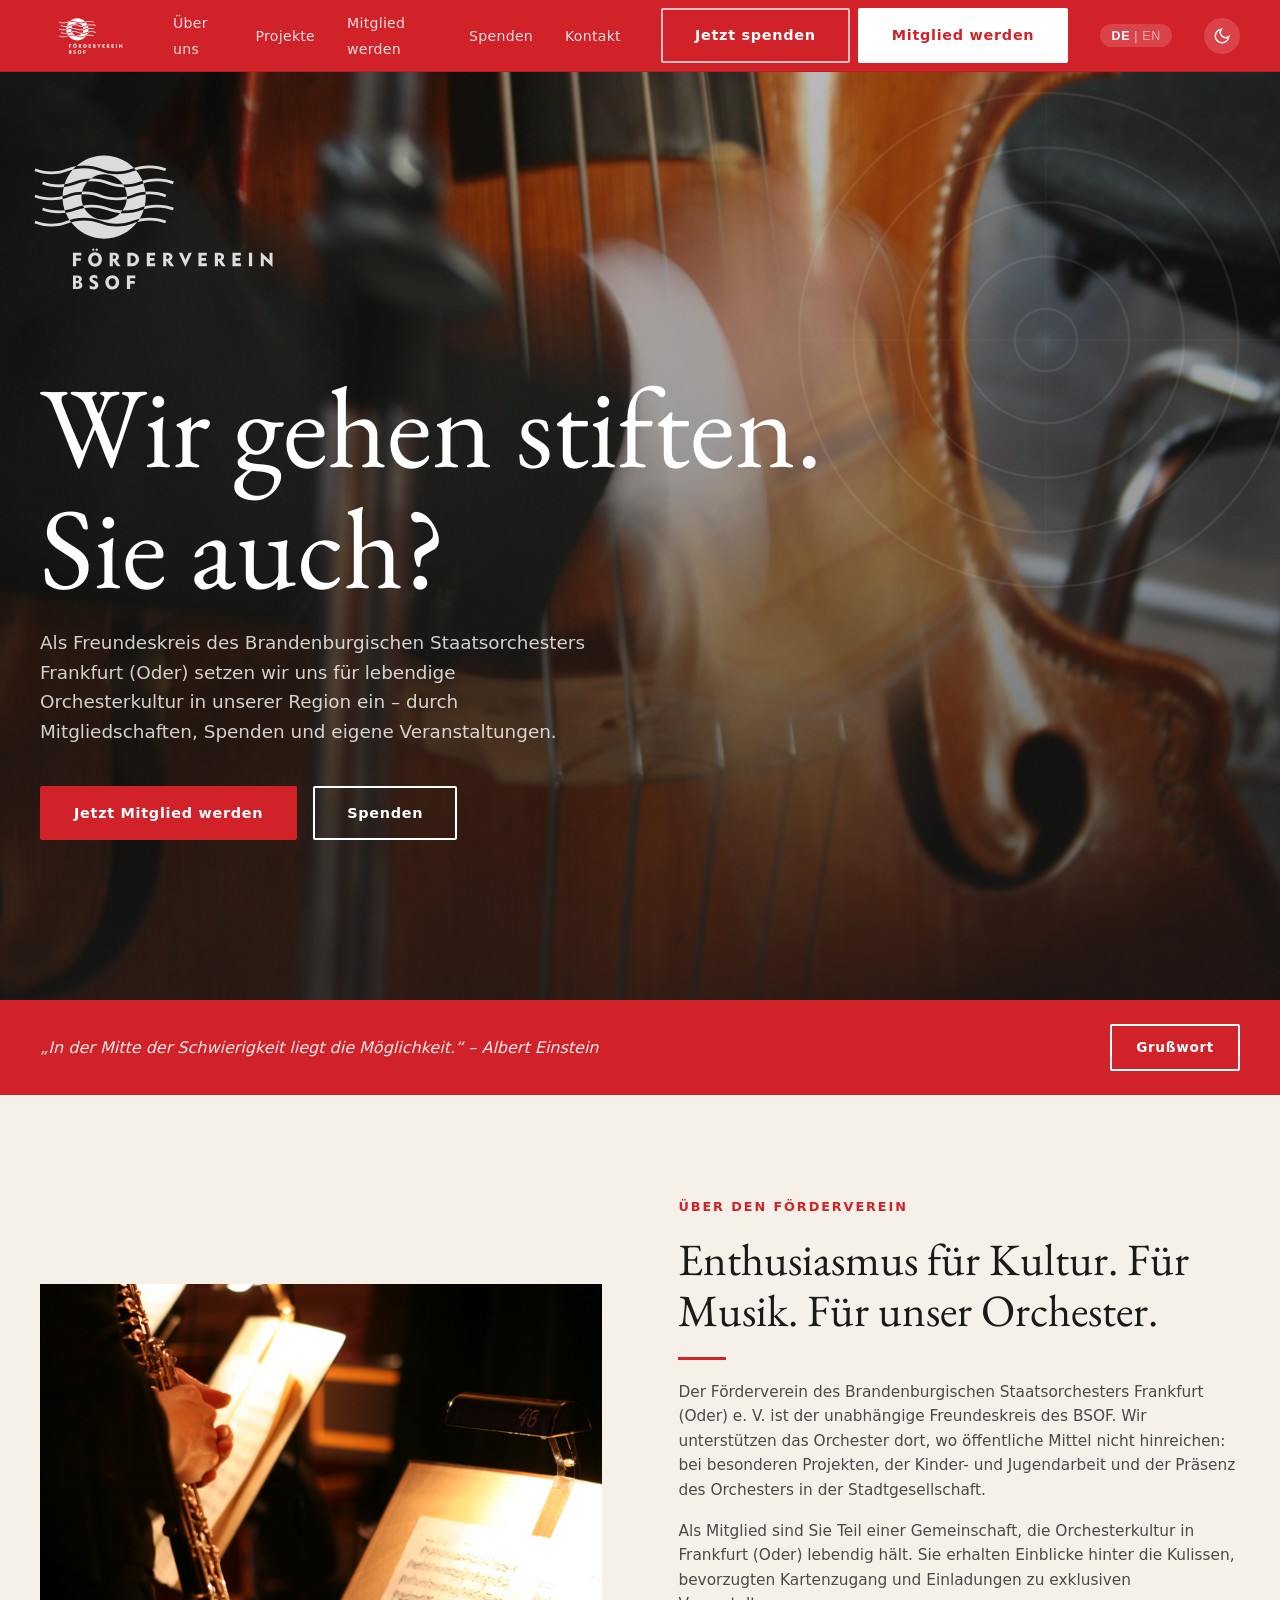
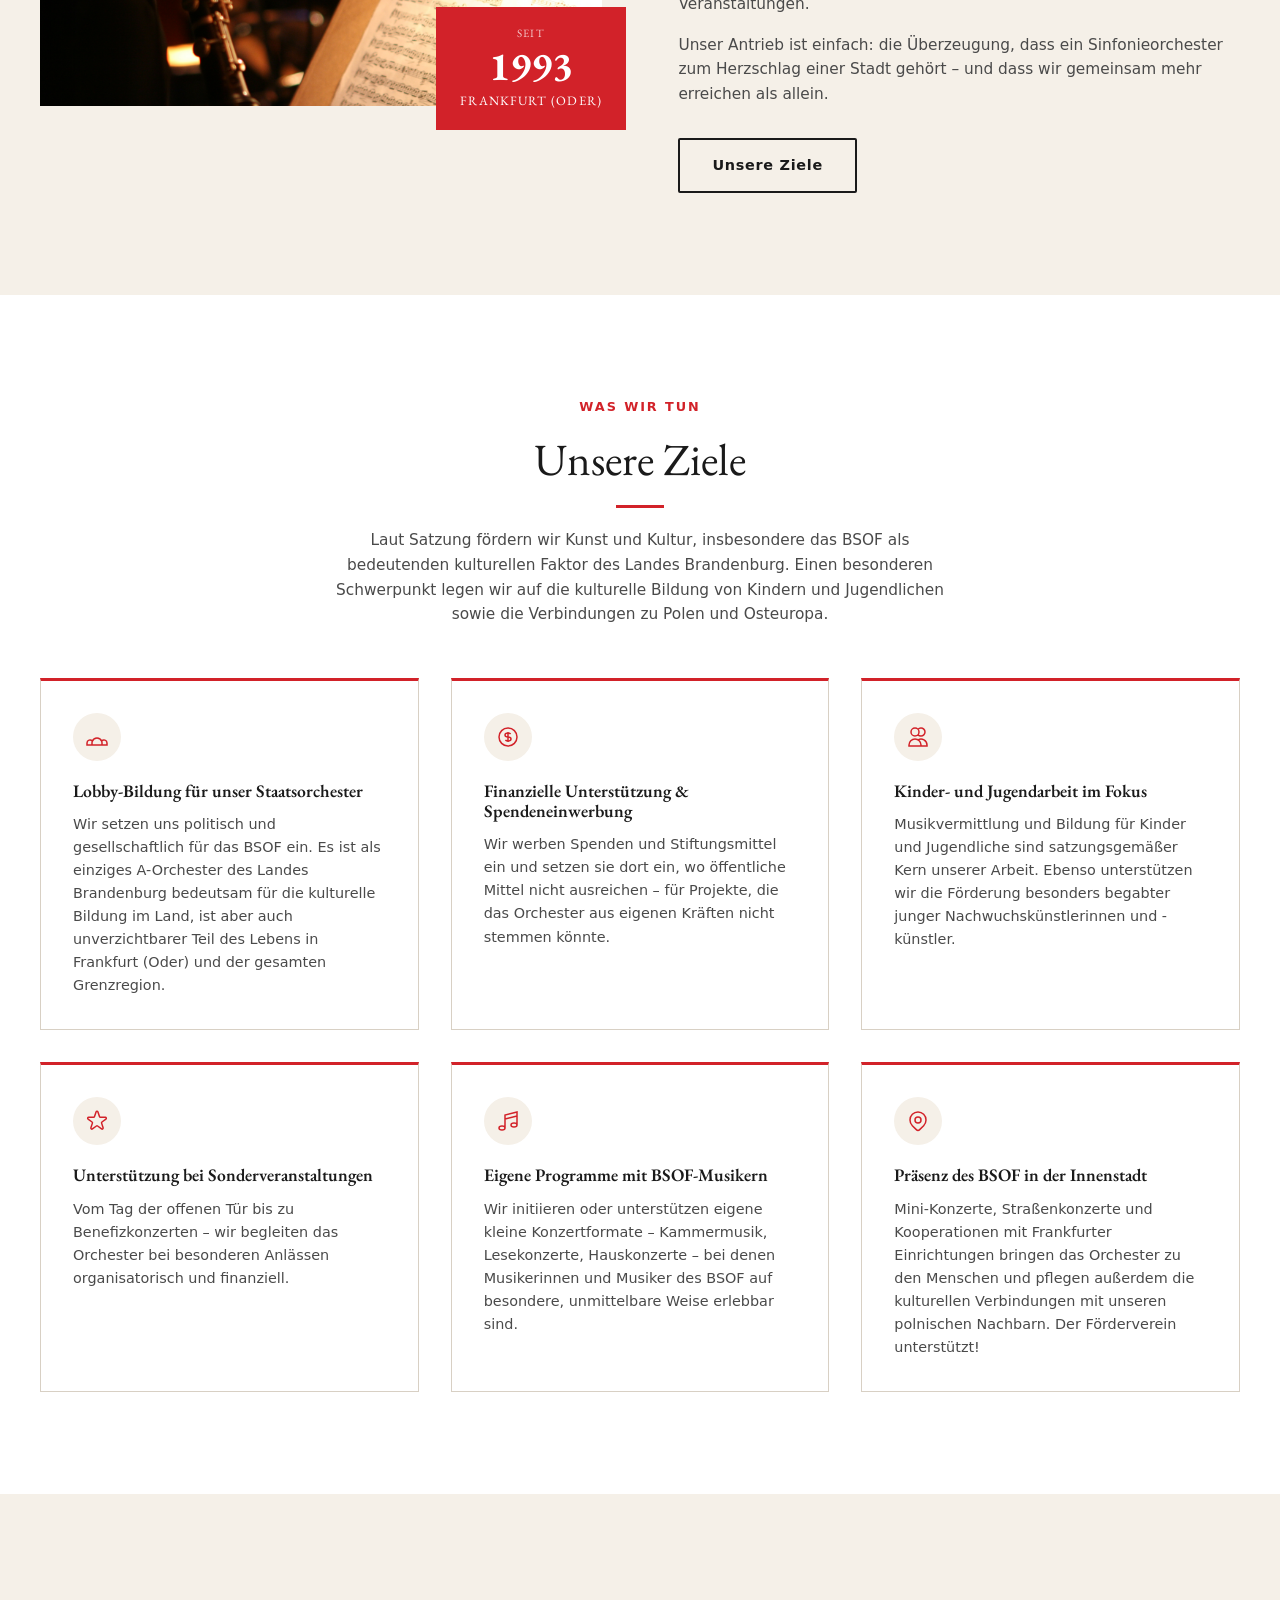
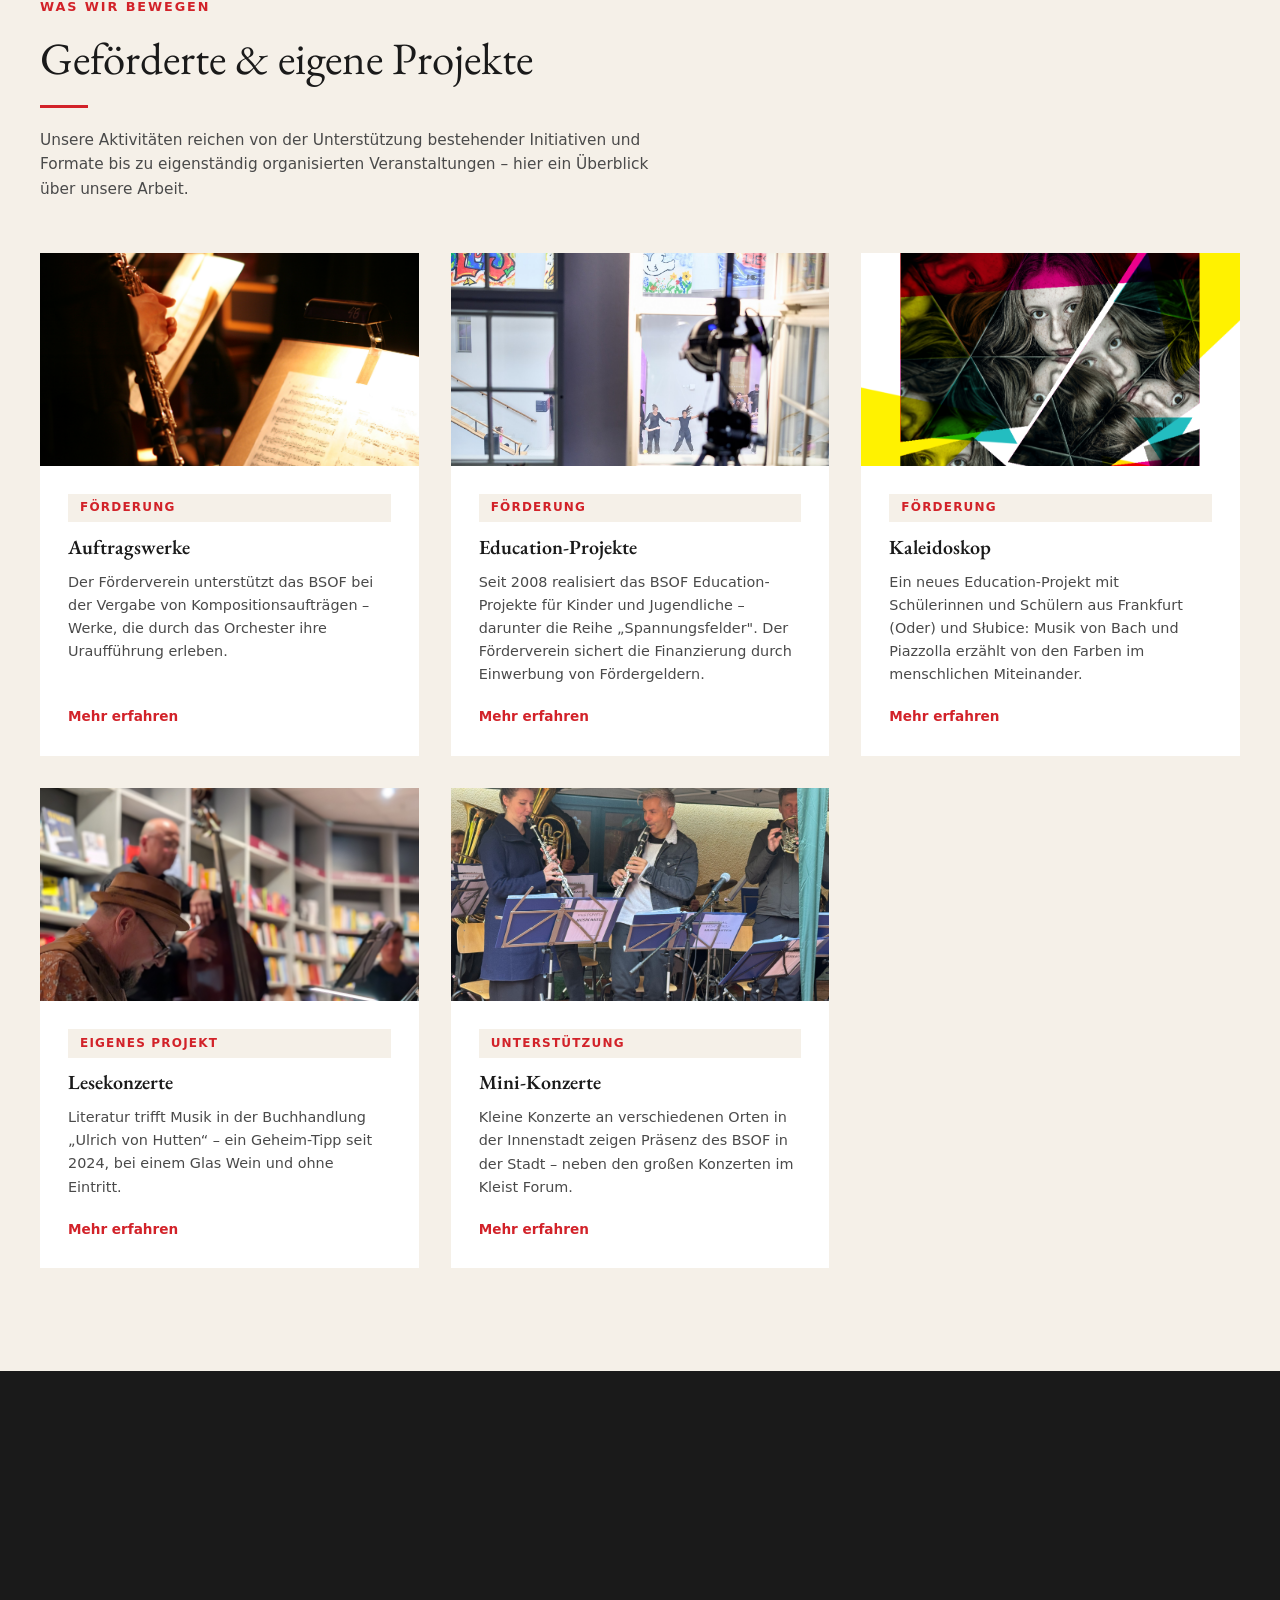
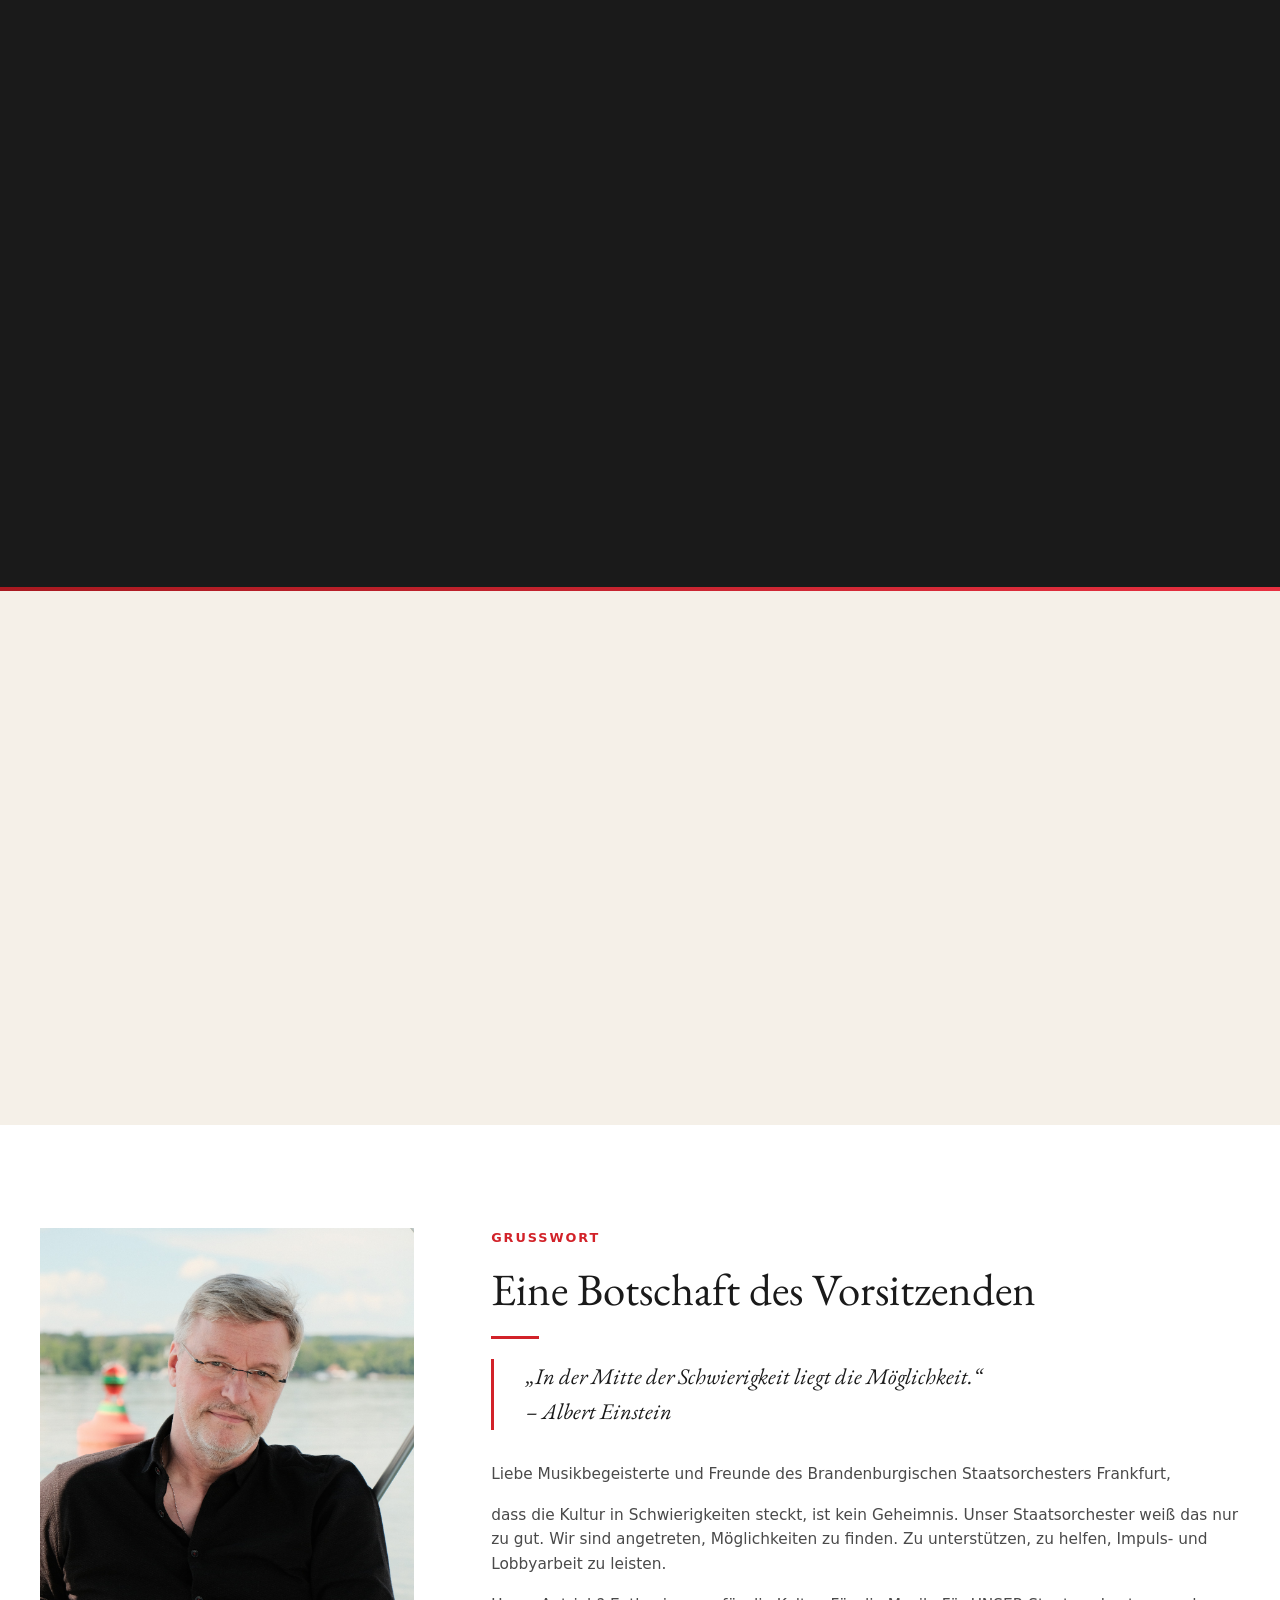
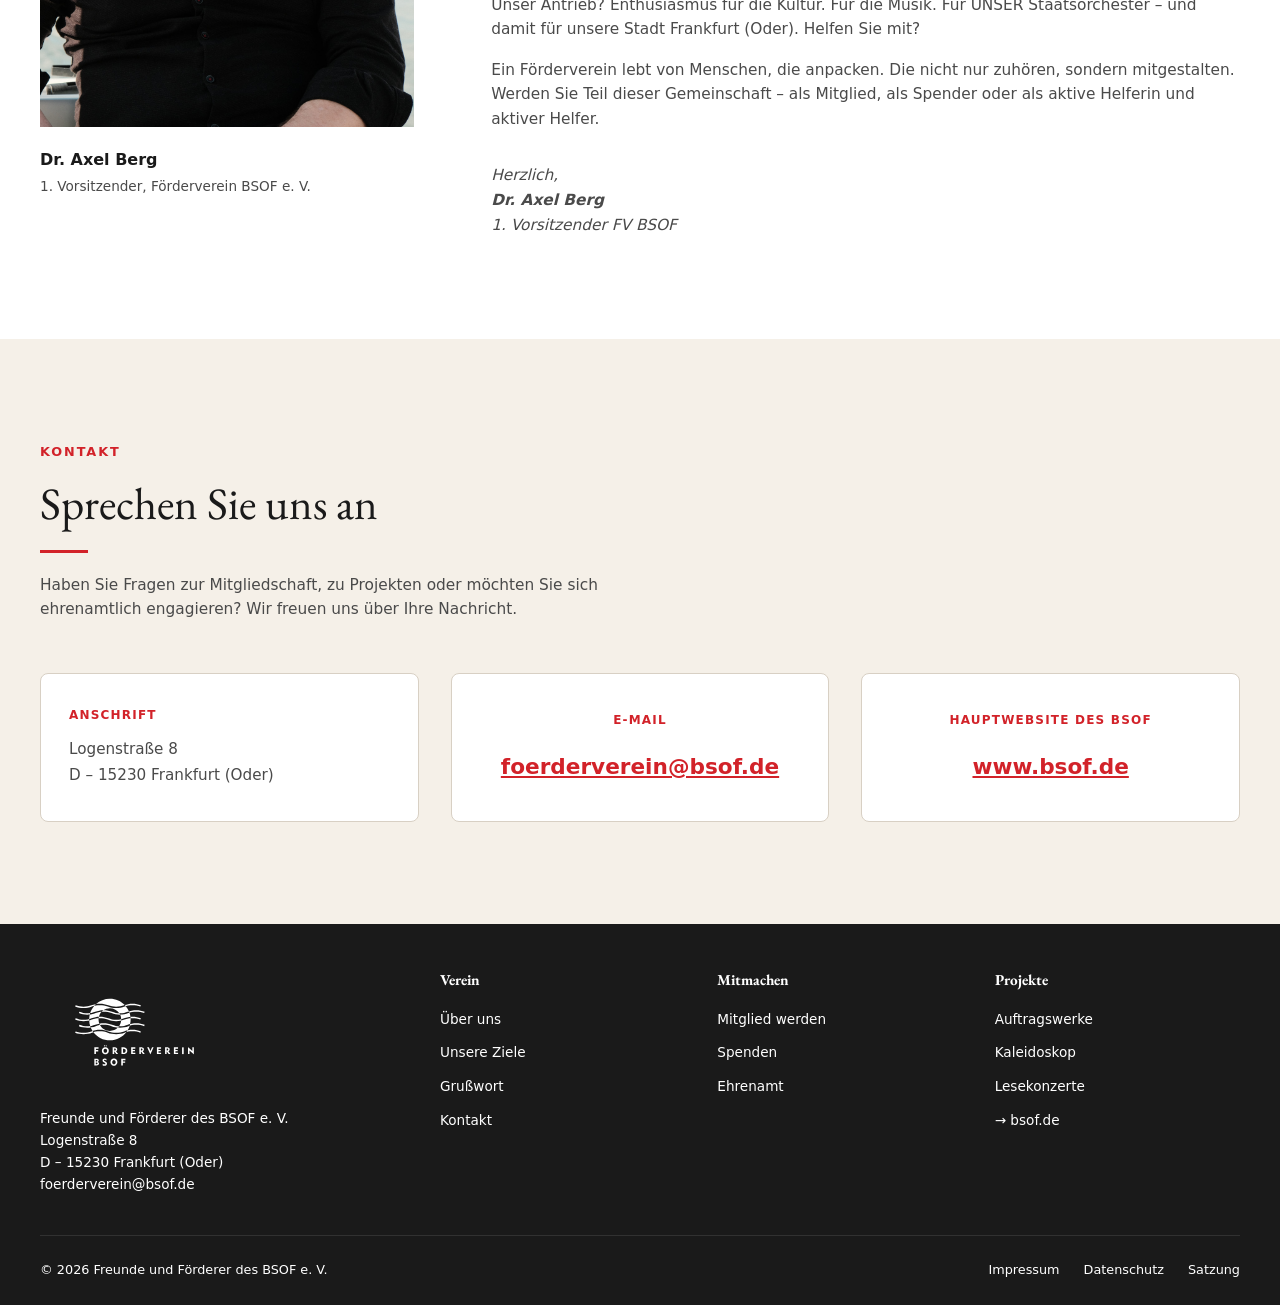
<file: index.html>
<!DOCTYPE html>
<html lang="de">
<head>
  <meta charset="UTF-8">
  <meta name="viewport" content="width=device-width, initial-scale=1.0">
  <title>Förderverein BSOF – Brandenburgisches Staatsorchester Frankfurt</title>
  <meta name="description" content="Der Förderverein des Brandenburgischen Staatsorchesters Frankfurt (Oder) unterstützt Musikprojekte, Jugendarbeit und das kulturelle Leben in der Region.">
  <link rel="stylesheet" href="css/style.css">
  <script src="https://identity.netlify.com/v1/netlify-identity-widget.js"></script>
  <link rel="icon" type="image/svg+xml" href="favicon.svg">
  <link rel="icon" type="image/png" sizes="96x96" href="favicon.png">
  <link rel="preconnect" href="https://fonts.googleapis.com">
  <link rel="preconnect" href="https://fonts.gstatic.com" crossorigin>
  <link href="https://fonts.googleapis.com/css2?family=EB+Garamond:ital,wght@0,400;0,600;1,400&display=swap" rel="stylesheet">
</head>
<body>

<!-- ══════════════════════════════════════════
     NAVIGATION
══════════════════════════════════════════ -->
<nav class="site-nav" aria-label="Hauptnavigation">
  <div class="container nav-inner">
    <a href="#home" class="nav-logo" aria-label="Förderverein BSOF – Startseite">
      <img src="images/Logo%20ohne%20Hintergrund.svg" alt="Förderverein BSOF Logo" style="height:64px;width:auto;">
    </a>

    <ul class="nav-links" role="list">
      <li><a href="#ueber-uns" data-i18n="nav.ueber">Über uns</a></li>
      <li><a href="#projekte" data-i18n="nav.projekte">Projekte</a></li>
      <li><a href="#mitglied-werden" data-i18n="nav.mitglied">Mitglied werden</a></li>
      <li><a href="#spenden" data-i18n="nav.spenden">Spenden</a></li>
      <li><a href="#kontakt" data-i18n="nav.kontakt">Kontakt</a></li>
    </ul>

    <div class="nav-cta-group">
      <a href="#spenden" class="btn btn-outline nav-cta-spenden" data-i18n="nav.cta.spenden">Jetzt spenden</a>
      <a href="#mitglied-werden" class="btn btn-primary nav-cta" data-i18n="nav.cta.mitglied">Mitglied werden</a>
    </div>
    <button id="lang-toggle" class="lang-toggle" aria-label="Sprache wechseln">
      <span data-lang="de" style="font-weight:700;">DE</span>
      <span style="opacity:0.4;margin:0 2px;">|</span>
      <span data-lang="en" style="opacity:0.55;">EN</span>
    </button>
    <button id="theme-toggle" class="theme-toggle" aria-label="Darkmode umschalten">
      <svg class="icon-moon" width="18" height="18" viewBox="0 0 24 24" fill="none" stroke="currentColor" stroke-width="2"><path d="M21 12.79A9 9 0 1 1 11.21 3 7 7 0 0 0 21 12.79z"/></svg>
      <svg class="icon-sun" width="18" height="18" viewBox="0 0 24 24" fill="none" stroke="currentColor" stroke-width="2"><circle cx="12" cy="12" r="5"/><line x1="12" y1="1" x2="12" y2="3"/><line x1="12" y1="21" x2="12" y2="23"/><line x1="4.22" y1="4.22" x2="5.64" y2="5.64"/><line x1="18.36" y1="18.36" x2="19.78" y2="19.78"/><line x1="1" y1="12" x2="3" y2="12"/><line x1="21" y1="12" x2="23" y2="12"/><line x1="4.22" y1="19.78" x2="5.64" y2="18.36"/><line x1="18.36" y1="5.64" x2="19.78" y2="4.22"/></svg>
    </button>
    <button class="nav-hamburger" aria-label="Menü öffnen" aria-expanded="false">
      <span></span><span></span><span></span>
    </button>
  </div>
</nav>


<!-- ══════════════════════════════════════════
     HERO
══════════════════════════════════════════ -->
<section id="home" class="hero">
  <div class="hero-slides" aria-hidden="true">
    <div class="hero-slide active" style="background-image:url('images/hero1.jpg')"></div>
    <div class="hero-slide" style="background-image:url('images/hero2.jpg')"></div>
    <div class="hero-slide" style="background-image:url('images/hero3.jpg')"></div>
  </div>
  <div class="hero-overlay"></div>

  <!-- Wellen-Deko aus dem BSOF-Logo -->
  <div class="wave-deco" aria-hidden="true">
    <svg viewBox="0 0 400 400" fill="none" xmlns="http://www.w3.org/2000/svg">
      <ellipse cx="200" cy="200" rx="190" ry="190" stroke="currentColor" stroke-width="2"/>
      <ellipse cx="200" cy="200" rx="148" ry="148" stroke="currentColor" stroke-width="2"/>
      <ellipse cx="200" cy="200" rx="106" ry="106" stroke="currentColor" stroke-width="2"/>
      <ellipse cx="200" cy="200" rx="64"  ry="64"  stroke="currentColor" stroke-width="2"/>
      <ellipse cx="200" cy="200" rx="24"  ry="24"  stroke="currentColor" stroke-width="2"/>
      <line x1="200" y1="10"  x2="200" y2="390" stroke="currentColor" stroke-width="1" opacity="0.4"/>
      <line x1="10"  y1="200" x2="390" y2="200" stroke="currentColor" stroke-width="1" opacity="0.4"/>
      <line x1="57"  y1="57"  x2="343" y2="343" stroke="currentColor" stroke-width="1" opacity="0.25"/>
      <line x1="343" y1="57"  x2="57"  y2="343" stroke="currentColor" stroke-width="1" opacity="0.25"/>
    </svg>
  </div>

  <div class="container hero-content">
    <img class="hero-logo" src="images/Logo%20ohne%20Hintergrund.svg" alt="Förderverein BSOF e. V." style="height:240px;width:auto;margin-left:-76px;">
    <h1 data-i18n="hero.h1">Wir gehen stiften. Sie auch?</h1>
    <p data-i18n="hero.p">Als Freundeskreis des Brandenburgischen Staatsorchesters Frankfurt (Oder) setzen wir uns für lebendige Orchesterkultur in unserer Region ein – durch Mitgliedschaften, Spenden und eigene Veranstaltungen.</p>
    <div class="hero-actions">
      <a href="#mitglied-werden" class="btn btn-primary" data-i18n="hero.cta.mitglied">Jetzt Mitglied werden</a>
      <a href="#spenden" class="btn btn-outline" data-i18n="hero.cta.spenden">Spenden</a>
    </div>
  </div>

</section>


<!-- ══════════════════════════════════════════
     INTRO STRIP
══════════════════════════════════════════ -->
<div class="intro-strip">
  <div class="container intro-strip-inner">
    <p data-i18n="intro.quote">„In der Mitte der Schwierigkeit liegt die Möglichkeit." – Albert Einstein</p>
    <a href="#grusswort" class="btn btn-outline" data-i18n="intro.cta">Grußwort</a>
  </div>
</div>


<!-- ══════════════════════════════════════════
     ÜBER UNS
══════════════════════════════════════════ -->
<section id="ueber-uns" class="ueber-uns">
  <div class="container">
    <div class="ueber-grid">
      <div class="ueber-image fade-in">
        <img
          src="images/orchester.jpg"
          alt="Das Brandenburgische Staatsorchester Frankfurt auf der Bühne"
          onerror="this.outerHTML='<div style=\'background:var(--cream-dark);aspect-ratio:4/3;display:flex;align-items:center;justify-content:center\'><svg width=64 height=64 viewBox=\'0 0 24 24\' fill=\'none\' stroke=\'#C8B8A2\' stroke-width=\'1\'><path d=\'M9 19V6l12-3v13\'/><circle cx=\'6\' cy=\'19\' r=\'3\'/><circle cx=\'18\' cy=\'16\' r=\'3\'/></svg></div>'"
        >
        <div class="ueber-image-badge">
          <em class="badge-since">seit</em>
          <strong>1993</strong>
          <span>Frankfurt (Oder)</span>
        </div>
      </div>

      <div class="ueber-text fade-in">
        <span class="section-label" data-i18n="ueber.label">Über den Förderverein</span>
        <h2 data-i18n="ueber.h2">Enthusiasmus für Kultur. Für Musik. Für unser Orchester.</h2>
        <div class="divider"></div>
        <p data-cms-key="ueber_p1">Der Förderverein des Brandenburgischen Staatsorchesters Frankfurt (Oder) e. V. ist der unabhängige Freundeskreis des BSOF. Wir unterstützen das Orchester dort, wo öffentliche Mittel nicht hinreichen: bei besonderen Projekten, der Kinder- und Jugendarbeit und der Präsenz des Orchesters in der Stadtgesellschaft.</p>
        <p data-cms-key="ueber_p2">Als Mitglied sind Sie Teil einer Gemeinschaft, die Orchesterkultur in Frankfurt (Oder) lebendig hält. Sie erhalten Einblicke hinter die Kulissen, bevorzugten Kartenzugang und Einladungen zu exklusiven Veranstaltungen.</p>
        <p data-cms-key="ueber_p3">Unser Antrieb ist einfach: die Überzeugung, dass ein Sinfonieorchester zum Herzschlag einer Stadt gehört – und dass wir gemeinsam mehr erreichen als allein.</p>
        <a href="#ziele" class="btn btn-outline-dark">Unsere Ziele</a>
      </div>
    </div>
  </div>
</section>


<!-- ══════════════════════════════════════════
     UNSERE ZIELE
══════════════════════════════════════════ -->
<section id="ziele" class="ziele">
  <div class="container">
    <div class="section-header centered fade-in">
      <span class="section-label" data-i18n="ziele.label">Was wir tun</span>
      <h2 data-i18n="ziele.h2">Unsere Ziele</h2>
      <div class="divider"></div>
      <p data-cms-key="ziele_intro">Laut Satzung fördern wir Kunst und Kultur, insbesondere das BSOF als bedeutenden
         kulturellen Faktor des Landes Brandenburg. Einen besonderen Schwerpunkt legen wir
         auf die kulturelle Bildung von Kindern und Jugendlichen sowie die Verbindungen
         zu Polen und Osteuropa.</p>
    </div>

    <div class="ziele-grid">
      <div class="ziel-card fade-in">
        <div class="ziel-icon">
          <svg viewBox="0 0 24 24" fill="none" stroke="currentColor" stroke-width="1.5">
            <path d="M17 20h5v-2a3 3 0 00-5.356-1.857M17 20H7m10 0v-2c0-.656-.126-1.283-.356-1.857M7 20H2v-2a3 3 0 015.356-1.857M7 20v-2c0-.656.126-1.283.356-1.857m0 0a5.002 5.002 0 019.288 0"/>
          </svg>
        </div>
        <h3 data-cms-key="ziel1_titel">Lobby-Bildung für unser Staatsorchester</h3>
        <p data-cms-key="ziel1_text">Wir setzen uns politisch und gesellschaftlich für das BSOF ein. Es ist als einziges
           A-Orchester des Landes Brandenburg bedeutsam für die kulturelle Bildung im Land,
           ist aber auch unverzichtbarer Teil des Lebens in Frankfurt (Oder) und der gesamten
           Grenzregion.</p>
      </div>

      <div class="ziel-card fade-in">
        <div class="ziel-icon">
          <svg viewBox="0 0 24 24" fill="none" stroke="currentColor" stroke-width="1.5">
            <path d="M12 8c-1.657 0-3 .895-3 2s1.343 2 3 2 3 .895 3 2-1.343 2-3 2m0-8c1.11 0 2.08.402 2.599 1M12 8V7m0 1v8m0 0v1m0-1c-1.11 0-2.08-.402-2.599-1M21 12a9 9 0 11-18 0 9 9 0 0118 0z"/>
          </svg>
        </div>
        <h3 data-cms-key="ziel2_titel">Finanzielle Unterstützung &amp; Spendeneinwerbung</h3>
        <p data-cms-key="ziel2_text">Wir werben Spenden und Stiftungsmittel ein und setzen sie dort ein,
           wo öffentliche Mittel nicht ausreichen – für Projekte, die das
           Orchester aus eigenen Kräften nicht stemmen könnte.</p>
      </div>

      <div class="ziel-card fade-in">
        <div class="ziel-icon">
          <svg viewBox="0 0 24 24" fill="none" stroke="currentColor" stroke-width="1.5">
            <path d="M12 4.354a4 4 0 110 5.292M15 21H3v-1a6 6 0 0112 0v1zm0 0h6v-1a6 6 0 00-9-5.197M13 7a4 4 0 11-8 0 4 4 0 018 0z"/>
          </svg>
        </div>
        <h3 data-cms-key="ziel3_titel">Kinder- und Jugendarbeit im Fokus</h3>
        <p data-cms-key="ziel3_text">Musikvermittlung und Bildung für Kinder und Jugendliche sind satzungsgemäßer
           Kern unserer Arbeit. Ebenso unterstützen wir die Förderung besonders begabter
           junger Nachwuchskünstlerinnen und -künstler.</p>
      </div>

      <div class="ziel-card fade-in">
        <div class="ziel-icon">
          <svg viewBox="0 0 24 24" fill="none" stroke="currentColor" stroke-width="1.5">
            <path d="M11.049 2.927c.3-.921 1.603-.921 1.902 0l1.519 4.674a1 1 0 00.95.69h4.915c.969 0 1.371 1.24.588 1.81l-3.976 2.888a1 1 0 00-.363 1.118l1.518 4.674c.3.922-.755 1.688-1.538 1.118l-3.976-2.888a1 1 0 00-1.176 0l-3.976 2.888c-.783.57-1.838-.197-1.538-1.118l1.518-4.674a1 1 0 00-.363-1.118l-3.976-2.888c-.784-.57-.38-1.81.588-1.81h4.914a1 1 0 00.951-.69l1.519-4.674z"/>
          </svg>
        </div>
        <h3 data-cms-key="ziel4_titel">Unterstützung bei Sonderveranstaltungen</h3>
        <p data-cms-key="ziel4_text">Vom Tag der offenen Tür bis zu Benefizkonzerten – wir begleiten
           das Orchester bei besonderen Anlässen organisatorisch und
           finanziell.</p>
      </div>

      <div class="ziel-card fade-in">
        <div class="ziel-icon">
          <svg viewBox="0 0 24 24" fill="none" stroke="currentColor" stroke-width="1.5">
            <path d="M9 19V6l12-3v13M9 19c0 1.105-1.343 2-3 2s-3-.895-3-2 1.343-2 3-2 3 .895 3 2zm12-3c0 1.105-1.343 2-3 2s-3-.895-3-2 1.343-2 3-2 3 .895 3 2zM9 10l12-3"/>
          </svg>
        </div>
        <h3 data-cms-key="ziel5_titel">Eigene Programme mit BSOF-Musikern</h3>
        <p data-cms-key="ziel5_text">Wir initiieren oder unterstützen eigene kleine Konzertformate – Kammermusik,
           Lesekonzerte, Hauskonzerte – bei denen Musikerinnen und Musiker
           des BSOF auf besondere, unmittelbare Weise erlebbar sind.</p>
      </div>

      <div class="ziel-card fade-in">
        <div class="ziel-icon">
          <svg viewBox="0 0 24 24" fill="none" stroke="currentColor" stroke-width="1.5">
            <path d="M17.657 16.657L13.414 20.9a1.998 1.998 0 01-2.827 0l-4.244-4.243a8 8 0 1111.314 0z"/>
            <path d="M15 11a3 3 0 11-6 0 3 3 0 016 0z"/>
          </svg>
        </div>
        <h3 data-cms-key="ziel6_titel">Präsenz des BSOF in der Innenstadt</h3>
        <p data-cms-key="ziel6_text">Mini-Konzerte, Straßenkonzerte und Kooperationen mit Frankfurter Einrichtungen
           bringen das Orchester zu den Menschen und pflegen außerdem die
           kulturellen Verbindungen mit unseren polnischen Nachbarn.
           Der Förderverein unterstützt!</p>
      </div>
    </div>
  </div>
</section>


<!-- ══════════════════════════════════════════
     PROJEKTE
══════════════════════════════════════════ -->
<section id="projekte" class="projekte">
  <div class="container">
    <div class="section-header fade-in">
      <span class="section-label" data-i18n="projekte.label">Was wir bewegen</span>
      <h2 data-i18n="projekte.h2">Geförderte &amp; eigene Projekte</h2>
      <div class="divider"></div>
      <p data-i18n="projekte.intro">Unsere Aktivitäten reichen von der Unterstützung bestehender Initiativen und Formate bis zu eigenständig organisierten Veranstaltungen – hier ein Überblick über unsere Arbeit.</p>
    </div>

    <div class="projekte-grid">

      <div class="projekt-card fade-in">
        <div class="projekt-card-img">
          <img src="images/orchester.jpg" alt="Auftragswerke des BSOF"
               onerror="this.outerHTML='<div class=\'projekt-card-img-placeholder\'><svg viewBox=\'0 0 24 24\' fill=\'none\' stroke=\'currentColor\' stroke-width=\'1\'><path d=\'M9 19V6l12-3v13\'/><circle cx=\'6\' cy=\'19\' r=\'3\'/><circle cx=\'18\' cy=\'16\' r=\'3\'/></svg></div>'">
        </div>
        <div class="projekt-card-body">
          <span class="projekt-tag" data-i18n="tag.foerderung">Förderung</span>
          <h3 data-i18n="card.auftragswerke.title">Auftragswerke</h3>
          <p data-i18n="card.auftragswerke.text">Der Förderverein unterstützt das BSOF bei der Vergabe von Kompositionsaufträgen – Werke, die durch das Orchester ihre Uraufführung erleben.</p>
          <a class="projekt-link" href="projekt-auftragswerke.html" data-i18n="card.mehr">Mehr erfahren<svg width="16" height="16" viewBox="0 0 24 24" fill="none" stroke="currentColor" stroke-width="2.5"><line x1="5" y1="12" x2="19" y2="12"/><polyline points="12 5 19 12 12 19"/></svg></a>
        </div>
      </div>

      <div class="projekt-card fade-in">
        <div class="projekt-card-img">
          <img src="images/Spannungsfelder%20IV/EP_005.jpg" alt="Education-Projekte des BSOF"
               onerror="this.outerHTML='<div class=\'projekt-card-img-placeholder\'><svg viewBox=\'0 0 24 24\' fill=\'none\' stroke=\'currentColor\' stroke-width=\'1\'><path d=\'M12 4.354a4 4 0 110 5.292M15 21H3v-1a6 6 0 0112 0v1zm0 0h6v-1a6 6 0 00-9-5.197M13 7a4 4 0 11-8 0 4 4 0 018 0z\'/></svg></div>'">
        </div>
        <div class="projekt-card-body">
          <span class="projekt-tag" data-i18n="tag.foerderung">Förderung</span>
          <h3 data-i18n="card.education.title">Education-Projekte</h3>
          <p data-i18n="card.education.text">Seit 2008 realisiert das BSOF Education-Projekte für Kinder und Jugendliche – darunter die Reihe „Spannungsfelder". Der Förderverein sichert die Finanzierung durch Einwerbung von Fördergeldern.</p>
          <a class="projekt-link" href="projekt-education.html" data-i18n="card.mehr">Mehr erfahren<svg width="16" height="16" viewBox="0 0 24 24" fill="none" stroke="currentColor" stroke-width="2.5"><line x1="5" y1="12" x2="19" y2="12"/><polyline points="12 5 19 12 12 19"/></svg></a>
        </div>
      </div>

      <div class="projekt-card fade-in">
        <div class="projekt-card-img">
          <img src="images/kaleidoskop-hero.png" alt="Kaleidoskop – neues Education-Projekt"
               onerror="this.outerHTML='<div class=\'projekt-card-img-placeholder\'><svg viewBox=\'0 0 24 24\' fill=\'none\' stroke=\'currentColor\' stroke-width=\'1\'><path d=\'M11.049 2.927c.3-.921 1.603-.921 1.902 0l1.519 4.674a1 1 0 00.95.69h4.915c.969 0 1.371 1.24.588 1.81l-3.976 2.888a1 1 0 00-.363 1.118l1.518 4.674c.3.922-.755 1.688-1.538 1.118l-3.976-2.888a1 1 0 00-1.176 0l-3.976 2.888c-.783.57-1.838-.197-1.538-1.118l1.518-4.674a1 1 0 00-.363-1.118l-3.976-2.888c-.784-.57-.38-1.81.588-1.81h4.914a1 1 0 00.951-.69l1.519-4.674z\'/></svg></div>'">
        </div>
        <div class="projekt-card-body">
          <span class="projekt-tag" data-i18n="tag.foerderung">Förderung</span>
          <h3 data-i18n="card.kaleidoskop.title">Kaleidoskop</h3>
          <p data-i18n="card.kaleidoskop.text">Ein neues Education-Projekt mit Schülerinnen und Schülern aus Frankfurt (Oder) und Słubice: Musik von Bach und Piazzolla erzählt von den Farben im menschlichen Miteinander.</p>
          <a class="projekt-link" href="projekt-kaleidoskop.html" data-i18n="card.mehr">Mehr erfahren<svg width="16" height="16" viewBox="0 0 24 24" fill="none" stroke="currentColor" stroke-width="2.5"><line x1="5" y1="12" x2="19" y2="12"/><polyline points="12 5 19 12 12 19"/></svg></a>
        </div>
      </div>

      <div class="projekt-card fade-in">
        <div class="projekt-card-img">
          <img src="images/Lesekonzert_Buchhandlung%20Ulrich%20von%20hutten.jpg" alt="Lesekonzerte"
               onerror="this.outerHTML='<div class=\'projekt-card-img-placeholder\'><svg viewBox=\'0 0 24 24\' fill=\'none\' stroke=\'currentColor\' stroke-width=\'1\'><path d=\'M12 6.253v13m0-13C10.832 5.477 9.246 5 7.5 5S4.168 5.477 3 6.253v13C4.168 18.477 5.754 18 7.5 18s3.332.477 4.5 1.253m0-13C13.168 5.477 14.754 5 16.5 5c1.747 0 3.332.477 4.5 1.253v13C19.832 18.477 18.247 18 16.5 18c-1.746 0-3.332.477-4.5 1.253\'/></svg></div>'">
        </div>
        <div class="projekt-card-body">
          <span class="projekt-tag" data-i18n="tag.eigenes">Eigenes Projekt</span>
          <h3 data-i18n="card.lesekonzerte.title">Lesekonzerte</h3>
          <p data-i18n="card.lesekonzerte.text">Literatur trifft Musik in der Buchhandlung „Ulrich von Hutten" – ein Geheim-Tipp seit 2024, bei einem Glas Wein und ohne Eintritt.</p>
          <a class="projekt-link" href="projekt-lesekonzerte.html" data-i18n="card.mehr">Mehr erfahren<svg width="16" height="16" viewBox="0 0 24 24" fill="none" stroke="currentColor" stroke-width="2.5"><line x1="5" y1="12" x2="19" y2="12"/><polyline points="12 5 19 12 12 19"/></svg></a>
        </div>
      </div>

      <div class="projekt-card fade-in">
        <div class="projekt-card-img">
          <img src="images/Mini-Konzert%20im%20Wildpark_rosengarten.jpeg" alt="Mini-Konzerte in der Innenstadt"
               onerror="this.outerHTML='<div class=\'projekt-card-img-placeholder\'><svg viewBox=\'0 0 24 24\' fill=\'none\' stroke=\'currentColor\' stroke-width=\'1\'><path d=\'M17.657 16.657L13.414 20.9a1.998 1.998 0 01-2.827 0l-4.244-4.243a8 8 0 1111.314 0z\'/><path d=\'M15 11a3 3 0 11-6 0 3 3 0 016 0z\'/></svg></div>'">
        </div>
        <div class="projekt-card-body">
          <span class="projekt-tag" data-i18n="tag.unterstuetzung">Unterstützung</span>
          <h3 data-i18n="card.minikonzerte.title">Mini-Konzerte</h3>
          <p data-i18n="card.minikonzerte.text">Kleine Konzerte an verschiedenen Orten in der Innenstadt zeigen Präsenz des BSOF in der Stadt – neben den großen Konzerten im Kleist Forum.</p>
          <a class="projekt-link" href="projekt-minikonzerte.html" data-i18n="card.mehr">Mehr erfahren<svg width="16" height="16" viewBox="0 0 24 24" fill="none" stroke="currentColor" stroke-width="2.5"><line x1="5" y1="12" x2="19" y2="12"/><polyline points="12 5 19 12 12 19"/></svg></a>
        </div>
      </div>

    </div>
  </div>
</section>


<!-- ══════════════════════════════════════════
     MITGLIED WERDEN
══════════════════════════════════════════ -->
<section id="mitglied-werden" class="mitglied">
  <div class="container">
    <div class="section-header fade-in">
      <span class="section-label" data-i18n="mitglied.label">Mitmachen</span>
      <h2 data-i18n="mitglied.h2">Mitglied werden</h2>
      <div class="divider"></div>
    </div>

    <div class="simple-card-grid">

      <div class="fade-in">
        <p class="simple-intro" data-i18n="mitglied.intro">Als Mitglied der Freunde und Förderer des BSOF unterstützen Sie nicht nur das Orchester – Sie werden Teil einer Gemeinschaft, die Musik liebt und Kultur in Frankfurt (Oder) aktiv mitgestaltet.</p>
        <ul class="beitritt-benefits" style="margin-bottom:2rem;">
          <li class="beitritt-benefit"><svg viewBox="0 0 24 24" fill="none" stroke="currentColor" stroke-width="2.5"><polyline points="20 6 9 17 4 12"/></svg><span data-i18n="mitglied.benefit1">Einladungen zu Mitgliederveranstaltungen &amp; Probenbesuchen</span></li>
          <li class="beitritt-benefit"><svg viewBox="0 0 24 24" fill="none" stroke="currentColor" stroke-width="2.5"><polyline points="20 6 9 17 4 12"/></svg><span data-i18n="mitglied.benefit2">Exklusive Kammerkonzerte mit BSOF-Musikern</span></li>
          <li class="beitritt-benefit"><svg viewBox="0 0 24 24" fill="none" stroke="currentColor" stroke-width="2.5"><polyline points="20 6 9 17 4 12"/></svg><span data-i18n="mitglied.benefit3">Mitglieder-Newsletter mit Einblicken hinter die Kulissen</span></li>
          <li class="beitritt-benefit"><svg viewBox="0 0 24 24" fill="none" stroke="currentColor" stroke-width="2.5"><polyline points="20 6 9 17 4 12"/></svg><span data-i18n="mitglied.benefit4">Spenden sind steuerlich absetzbar – Zuwendungsbestätigung auf Anfrage</span></li>
        </ul>
      </div>

      <div class="info-card fade-in">
        <div class="beitritt-fee" style="margin-top:0;margin-bottom:1.5rem;">
          <div class="fee-amount">30 <span style="font-size:1.5rem;font-family:var(--font-sans);font-weight:400;">€</span></div>
          <div class="fee-period" data-i18n="mitglied.fee.period">pro Jahr · fällig im Januar</div>
          <div class="fee-note" data-i18n="mitglied.fee.note">Kündigung: 3 Monate vor Ende des Geschäftsjahres</div>
        </div>
        <p style="color:rgba(255,255,255,0.65); font-size:0.9rem; margin-bottom:1.5rem;" data-i18n="mitglied.download.text">Laden Sie die Beitrittserklärung herunter, füllen Sie diese aus und senden Sie sie unterschrieben an uns per Post oder eingescannt per E-Mail.</p>
        <a href="beitrittserklaerung.pdf" download class="btn btn-primary" style="width:100%;justify-content:center;gap:0.6rem;">
          <svg width="18" height="18" viewBox="0 0 24 24" fill="none" stroke="currentColor" stroke-width="2"><path d="M12 15V3m0 12l-4-4m4 4l4-4M2 17l.621 2.485A2 2 0 004.561 21h14.878a2 2 0 001.94-1.515L22 17"/></svg>
          <span data-i18n="mitglied.download.btn">Beitrittserklärung herunterladen</span>
        </a>
        <p style="color:rgba(255,255,255,0.35); font-size:0.8rem; margin-top:1.25rem; text-align:center;" data-i18n="mitglied.firma">Gern können Sie auch mit Ihrer Firma oder Institution Mitglied werden – <a href="#kontakt" style="color:rgba(255,255,255,0.5); text-decoration:underline;">sprechen Sie uns an!</a></p>
      </div>

    </div>
  </div>
</section>


<!-- ══════════════════════════════════════════
     SPENDEN
══════════════════════════════════════════ -->
<section id="spenden" class="spenden">
  <div class="container">
    <div class="simple-card-grid">

      <div class="fade-in">
        <span class="section-label" data-i18n="spenden.label">Unterstützen</span>
        <h2 data-i18n="spenden.h2">Spenden – direkt &amp; wirksam</h2>
        <div class="divider"></div>
        <p data-i18n="spenden.p1">Wir freuen uns über Ihre Spende, ob klein oder groß. Jeder Beitrag fließt vollständig in die Förderprojekte des Vereins und kommt direkt dem Brandenburgischen Staatsorchester Frankfurt zugute.</p>
        <p style="margin-top:1rem;" data-i18n="spenden.p2">Sollten Sie eine steuerliche Zuwendungsbestätigung benötigen, kontaktieren Sie uns gern unter <a href="mailto:foerderverein@bsof.de" style="color:var(--red);">foerderverein@bsof.de</a>.</p>
      </div>

      <div class="info-card info-card--light fade-in">
        <h3 style="margin-bottom:1.5rem;" data-i18n="spenden.konto.title">Unsere Kontoverbindung</h3>
        <div class="bank-box" style="margin-top:0;">
          <h4 data-i18n="spenden.konto.h4">Bankverbindung</h4>
          <div class="bank-row">
            <span class="bank-label" data-i18n="spenden.konto.inhaber">Kontoinhaber</span>
            <span class="bank-value">Förderverein des BSOF</span>
          </div>
          <div class="bank-row">
            <span class="bank-label">IBAN</span>
            <span class="bank-value">DE74&nbsp;1705&nbsp;5050&nbsp;3135&nbsp;1011&nbsp;41</span>
          </div>
          <div class="bank-row">
            <span class="bank-label" data-i18n="spenden.konto.bank">Bank</span>
            <span class="bank-value">Sparkasse Oder-Spree</span>
          </div>
          <p class="bank-note" data-i18n="spenden.konto.note">Als gemeinnütziger Verein stellen wir auf Wunsch eine steuerliche Zuwendungsbestätigung aus.</p>
        </div>
      </div>

    </div>
  </div>
</section>


<!-- ══════════════════════════════════════════
     GRUSSWORT
══════════════════════════════════════════ -->
<section id="grusswort" class="grusswort">
  <div class="container">
    <div class="grusswort-inner">

      <div class="grusswort-person fade-in">
        <img
          src="images/Dr.%20Axel%20Berg%20(2).jpg"
          alt="Dr. Axel Berg, 1. Vorsitzender FV BSOF"
          onerror="this.outerHTML='<div class=\'grusswort-person-placeholder\'><svg viewBox=\'0 0 24 24\' fill=\'none\' stroke=\'currentColor\' stroke-width=\'1\'><path d=\'M20 21v-2a4 4 0 00-4-4H8a4 4 0 00-4 4v2\'/><circle cx=\'12\' cy=\'7\' r=\'4\'/></svg></div>'"
        >
        <h4>Dr. Axel Berg</h4>
        <p data-i18n="gruss.person.title">1. Vorsitzender, Förderverein BSOF e. V.</p>
      </div>

      <div class="fade-in">
        <span class="section-label" data-i18n="gruss.label">Grußwort</span>
        <h2 data-i18n="gruss.h2">Eine Botschaft des Vorsitzenden</h2>
        <div class="divider"></div>
        <blockquote class="grusswort-quote" data-i18n="gruss.quote">
          „In der Mitte der Schwierigkeit liegt die Möglichkeit."<br>
          – Albert Einstein
        </blockquote>
        <div class="grusswort-text">
          <p data-cms-key="gruss_p1">Liebe Musikbegeisterte und Freunde des Brandenburgischen Staatsorchesters Frankfurt,</p>
          <p data-cms-key="gruss_p2">dass die Kultur in Schwierigkeiten steckt, ist kein Geheimnis. Unser Staatsorchester weiß das nur zu gut. Wir sind angetreten, Möglichkeiten zu finden. Zu unterstützen, zu helfen, Impuls- und Lobbyarbeit zu leisten.</p>
          <p data-cms-key="gruss_p3">Unser Antrieb? Enthusiasmus für die Kultur. Für die Musik. Für UNSER Staatsorchester – und damit für unsere Stadt Frankfurt (Oder). Helfen Sie mit?</p>
          <p data-cms-key="gruss_p4">Ein Förderverein lebt von Menschen, die anpacken. Die nicht nur zuhören, sondern mitgestalten. Werden Sie Teil dieser Gemeinschaft – als Mitglied, als Spender oder als aktive Helferin und aktiver Helfer.</p>
        </div>
        <p class="grusswort-sig" data-i18n="gruss.sig">Herzlich,<br><strong>Dr. Axel Berg</strong><br>1. Vorsitzender FV BSOF</p>
      </div>

    </div>
  </div>
</section>


<!-- ══════════════════════════════════════════
     KONTAKT
══════════════════════════════════════════ -->
<section id="kontakt" class="kontakt">
  <div class="container">
    <div class="section-header fade-in">
      <span class="section-label" data-i18n="kontakt.label">Kontakt</span>
      <h2 data-i18n="kontakt.h2">Sprechen Sie uns an</h2>
      <div class="divider"></div>
      <p data-i18n="kontakt.p">Haben Sie Fragen zur Mitgliedschaft, zu Projekten oder möchten Sie sich ehrenamtlich engagieren? Wir freuen uns über Ihre Nachricht.</p>
    </div>

    <div class="kontakt-simple fade-in">
      <div class="kontakt-card">
        <h4 data-i18n="kontakt.anschrift">Anschrift</h4>
        <p data-cms-key="kontakt_adresse">Freunde und Förderer des BSOF e. V.<br>
           Logenstraße 8<br>
           D – 15230 Frankfurt (Oder)</p>
      </div>
      <div class="kontakt-card kontakt-card--centered">
        <h4>E-Mail</h4>
        <a class="kontakt-card-link" data-cms-key="kontakt_email" href="mailto:foerderverein@bsof.de">foerderverein@bsof.de</a>
      </div>
      <div class="kontakt-card kontakt-card--centered">
        <h4 data-i18n="kontakt.website">Hauptwebsite des BSOF</h4>
        <a class="kontakt-card-link" data-cms-key="kontakt_website" href="https://www.bsof.de" target="_blank" rel="noopener">www.bsof.de</a>
      </div>
    </div>
  </div>
</section>


<!-- ══════════════════════════════════════════
     FOOTER
══════════════════════════════════════════ -->
<footer class="site-footer">
  <div class="container">
    <div class="footer-top">
      <div class="footer-brand">
        <img src="images/Logo%20ohne%20Hintergrund.svg" alt="Förderverein BSOF" style="height:120px;width:auto;">
        <p style="margin-top:1rem;">
          Freunde und Förderer des BSOF e. V.<br>
          Logenstraße 8<br>
          D – 15230 Frankfurt (Oder)<br>
          <a href="mailto:foerderverein@bsof.de" style="color:#fff;font-size:0.85rem;">foerderverein@bsof.de</a>
        </p>
      </div>

      <div class="footer-col">
        <h5 data-i18n="footer.verein">Verein</h5>
        <ul>
          <li><a href="#ueber-uns" data-i18n="nav.ueber">Über uns</a></li>
          <li><a href="#ziele" data-i18n="ziele.h2">Unsere Ziele</a></li>
          <li><a href="#grusswort" data-i18n="gruss.label">Grußwort</a></li>
          <li><a href="#kontakt" data-i18n="kontakt.label">Kontakt</a></li>
        </ul>
      </div>

      <div class="footer-col">
        <h5 data-i18n="footer.mitmachen">Mitmachen</h5>
        <ul>
          <li><a href="#mitglied-werden" data-i18n="nav.mitglied">Mitglied werden</a></li>
          <li><a href="#spenden" data-i18n="nav.spenden">Spenden</a></li>
          <li><a href="#kontakt" data-i18n="footer.ehrenamt">Ehrenamt</a></li>
        </ul>
      </div>

      <div class="footer-col">
        <h5 data-i18n="footer.projekte">Projekte</h5>
        <ul>
          <li><a href="projekt-auftragswerke.html" data-i18n="card.auftragswerke.title">Auftragswerke</a></li>
          <li><a href="projekt-kaleidoskop.html" data-i18n="card.kaleidoskop.title">Kaleidoskop</a></li>
          <li><a href="projekt-lesekonzerte.html" data-i18n="card.lesekonzerte.title">Lesekonzerte</a></li>
          <li><a href="https://www.bsof.de" target="_blank" rel="noopener">→ bsof.de</a></li>
        </ul>
      </div>
    </div>

    <div class="footer-bottom">
      <span>© 2026 Freunde und Förderer des BSOF e. V.</span>
      <div class="footer-legal">
        <a href="impressum.html" data-i18n="footer.impressum">Impressum</a>
        <a href="datenschutz.html" data-i18n="footer.datenschutz">Datenschutz</a>
        <a href="satzung.pdf" target="_blank" data-i18n="footer.satzung">Satzung</a>
      </div>
    </div>
  </div>
</footer>

<script src="js/theme.js"></script>
<script src="js/i18n.js"></script>
<script src="js/main.js"></script>
<script>
  if (window.netlifyIdentity) {
    window.netlifyIdentity.on("init", user => {
      if (!user) {
        window.netlifyIdentity.on("login", () => {
          document.location.href = "/admin/";
        });
      }
    });
  }
</script>
<script src="js/cms-loader.js"></script>
<script>loadCMSContent('content/startseite.json');</script>
<script>
(async function() {
  try {
    var res = await fetch('content/projekte-cms.json');
    if (!res.ok) return;
    var data = await res.json();
    if (!data.projekte || !data.projekte.length) return;
    var grid = document.querySelector('.projekte-grid');
    if (!grid) return;
    var placeholder = '<div class="projekt-card-img-placeholder"><svg viewBox="0 0 24 24" fill="none" stroke="currentColor" stroke-width="1"><path d="M9 19V6l12-3v13"/><circle cx="6" cy="19" r="3"/><circle cx="18" cy="16" r="3"/></svg></div>';
    data.projekte.forEach(function(p) {
      var imgHtml = p.bild
        ? '<img src="' + p.bild + '" alt="' + p.titel + '" onerror="this.outerHTML=\'<div class=&quot;projekt-card-img-placeholder&quot;><svg viewBox=&quot;0 0 24 24&quot; fill=&quot;none&quot; stroke=&quot;currentColor&quot; stroke-width=&quot;1&quot;><path d=&quot;M9 19V6l12-3v13&quot;/><circle cx=&quot;6&quot; cy=&quot;19&quot; r=&quot;3&quot;/><circle cx=&quot;18&quot; cy=&quot;16&quot; r=&quot;3&quot;/></svg></div>\'">'
        : placeholder;
      var card = document.createElement('div');
      card.className = 'projekt-card fade-in';
      card.innerHTML =
        '<div class="projekt-card-img">' + imgHtml + '</div>' +
        '<div class="projekt-card-body">' +
        '<span class="projekt-tag">' + (p.tag || 'Projekt') + '</span>' +
        '<h3>' + p.titel + '</h3>' +
        '<p>' + (p.kurzbeschreibung || '') + '</p>' +
        '<a class="projekt-link" href="projekt.html?slug=' + p.slug + '">Mehr erfahren ' +
        '<svg width="16" height="16" viewBox="0 0 24 24" fill="none" stroke="currentColor" stroke-width="2.5">' +
        '<line x1="5" y1="12" x2="19" y2="12"/><polyline points="12 5 19 12 12 19"/></svg></a>' +
        '</div>';
      grid.appendChild(card);
    });
  } catch(e) {}
})();
</script>
</body>
</html>
</file>
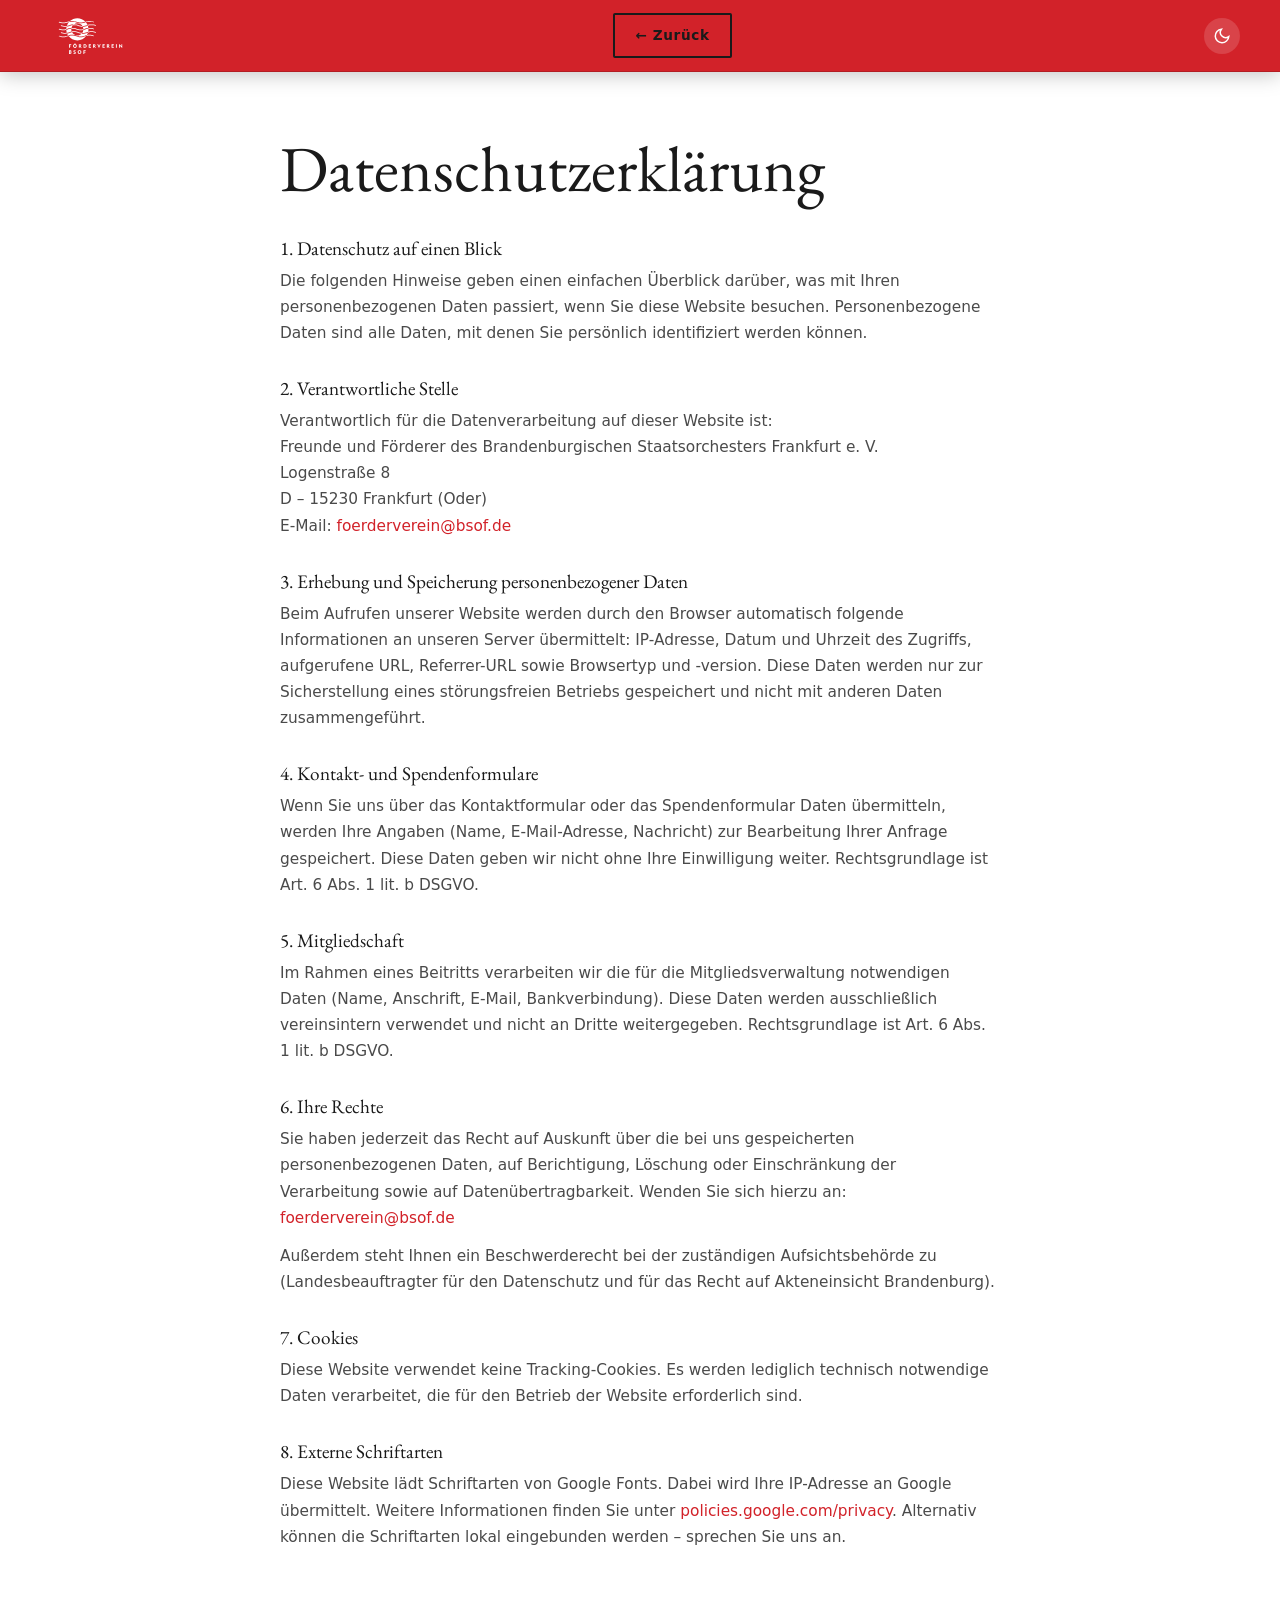
<file: datenschutz.html>
<!DOCTYPE html>
<html lang="de">
<head>
  <meta charset="UTF-8">
  <meta name="viewport" content="width=device-width, initial-scale=1.0">
  <title>Datenschutz – Förderverein BSOF</title>
  <link rel="stylesheet" href="css/style.css">
  <link rel="icon" type="image/svg+xml" href="favicon.svg">
  <link rel="icon" type="image/png" sizes="96x96" href="favicon.png">
  <link href="https://fonts.googleapis.com/css2?family=EB+Garamond:ital,wght@0,400;0,600;1,400&display=swap" rel="stylesheet">
  <style>
    h1, h2, h3 { font-family: 'EB Garamond', Georgia, serif; }
    .legal-page { padding-top: calc(var(--nav-h) + 60px); padding-bottom: 80px; }
    .legal-page h1 { margin-bottom: 2rem; }
    .legal-page h2 { font-size: 1.2rem; margin: 2rem 0 0.5rem; }
    .legal-page p { color: var(--mid); margin-bottom: 0.75rem; line-height: 1.7; }
    .legal-page a { color: var(--red); }
  </style>
</head>
<body>
<nav class="site-nav scrolled">
  <div class="container nav-inner">
    <a href="index.html" class="nav-logo">
      <img src="images/Logo%20ohne%20Hintergrund.svg" alt="Förderverein BSOF Logo" style="height:64px;width:auto;">
    </a>
    <a href="index.html" class="btn btn-outline-dark" style="font-size:0.85rem;padding:0.6rem 1.25rem;">← Zurück</a>
      <button id="theme-toggle" class="theme-toggle" aria-label="Darkmode umschalten">
      <svg class="icon-moon" width="18" height="18" viewBox="0 0 24 24" fill="none" stroke="currentColor" stroke-width="2"><path d="M21 12.79A9 9 0 1 1 11.21 3 7 7 0 0 0 21 12.79z"/></svg>
      <svg class="icon-sun" width="18" height="18" viewBox="0 0 24 24" fill="none" stroke="currentColor" stroke-width="2"><circle cx="12" cy="12" r="5"/><line x1="12" y1="1" x2="12" y2="3"/><line x1="12" y1="21" x2="12" y2="23"/><line x1="4.22" y1="4.22" x2="5.64" y2="5.64"/><line x1="18.36" y1="18.36" x2="19.78" y2="19.78"/><line x1="1" y1="12" x2="3" y2="12"/><line x1="21" y1="12" x2="23" y2="12"/><line x1="4.22" y1="19.78" x2="5.64" y2="18.36"/><line x1="18.36" y1="5.64" x2="19.78" y2="4.22"/></svg>
    </button>
  </div>
</nav>

<main class="legal-page">
  <div class="container" style="max-width:720px;">
    <h1>Datenschutzerklärung</h1>

    <h2>1. Datenschutz auf einen Blick</h2>
    <p>Die folgenden Hinweise geben einen einfachen Überblick darüber, was mit Ihren personenbezogenen Daten passiert, wenn Sie diese Website besuchen. Personenbezogene Daten sind alle Daten, mit denen Sie persönlich identifiziert werden können.</p>

    <h2>2. Verantwortliche Stelle</h2>
    <p>Verantwortlich für die Datenverarbeitung auf dieser Website ist:<br>
       Freunde und Förderer des Brandenburgischen Staatsorchesters Frankfurt e. V.<br>
       Logenstraße 8<br>
       D – 15230 Frankfurt (Oder)<br>
       E-Mail: <a href="mailto:foerderverein@bsof.de">foerderverein@bsof.de</a></p>

    <h2>3. Erhebung und Speicherung personenbezogener Daten</h2>
    <p>Beim Aufrufen unserer Website werden durch den Browser automatisch folgende Informationen an unseren Server übermittelt: IP-Adresse, Datum und Uhrzeit des Zugriffs, aufgerufene URL, Referrer-URL sowie Browsertyp und -version. Diese Daten werden nur zur Sicherstellung eines störungsfreien Betriebs gespeichert und nicht mit anderen Daten zusammengeführt.</p>

    <h2>4. Kontakt- und Spendenformulare</h2>
    <p>Wenn Sie uns über das Kontaktformular oder das Spendenformular Daten übermitteln, werden Ihre Angaben (Name, E-Mail-Adresse, Nachricht) zur Bearbeitung Ihrer Anfrage gespeichert. Diese Daten geben wir nicht ohne Ihre Einwilligung weiter. Rechtsgrundlage ist Art. 6 Abs. 1 lit. b DSGVO.</p>

    <h2>5. Mitgliedschaft</h2>
    <p>Im Rahmen eines Beitritts verarbeiten wir die für die Mitgliedsverwaltung notwendigen Daten (Name, Anschrift, E-Mail, Bankverbindung). Diese Daten werden ausschließlich vereinsintern verwendet und nicht an Dritte weitergegeben. Rechtsgrundlage ist Art. 6 Abs. 1 lit. b DSGVO.</p>

    <h2>6. Ihre Rechte</h2>
    <p>Sie haben jederzeit das Recht auf Auskunft über die bei uns gespeicherten personenbezogenen Daten, auf Berichtigung, Löschung oder Einschränkung der Verarbeitung sowie auf Datenübertragbarkeit. Wenden Sie sich hierzu an: <a href="mailto:foerderverein@bsof.de">foerderverein@bsof.de</a></p>
    <p>Außerdem steht Ihnen ein Beschwerderecht bei der zuständigen Aufsichtsbehörde zu (Landesbeauftragter für den Datenschutz und für das Recht auf Akteneinsicht Brandenburg).</p>

    <h2>7. Cookies</h2>
    <p>Diese Website verwendet keine Tracking-Cookies. Es werden lediglich technisch notwendige Daten verarbeitet, die für den Betrieb der Website erforderlich sind.</p>

    <h2>8. Externe Schriftarten</h2>
    <p>Diese Website lädt Schriftarten von Google Fonts. Dabei wird Ihre IP-Adresse an Google übermittelt. Weitere Informationen finden Sie unter <a href="https://policies.google.com/privacy" target="_blank" rel="noopener">policies.google.com/privacy</a>. Alternativ können die Schriftarten lokal eingebunden werden – sprechen Sie uns an.</p>
  </div>
</main>
<script src="js/theme.js"></script>
<script src="js/i18n.js"></script>
</body>
</html>
</file>
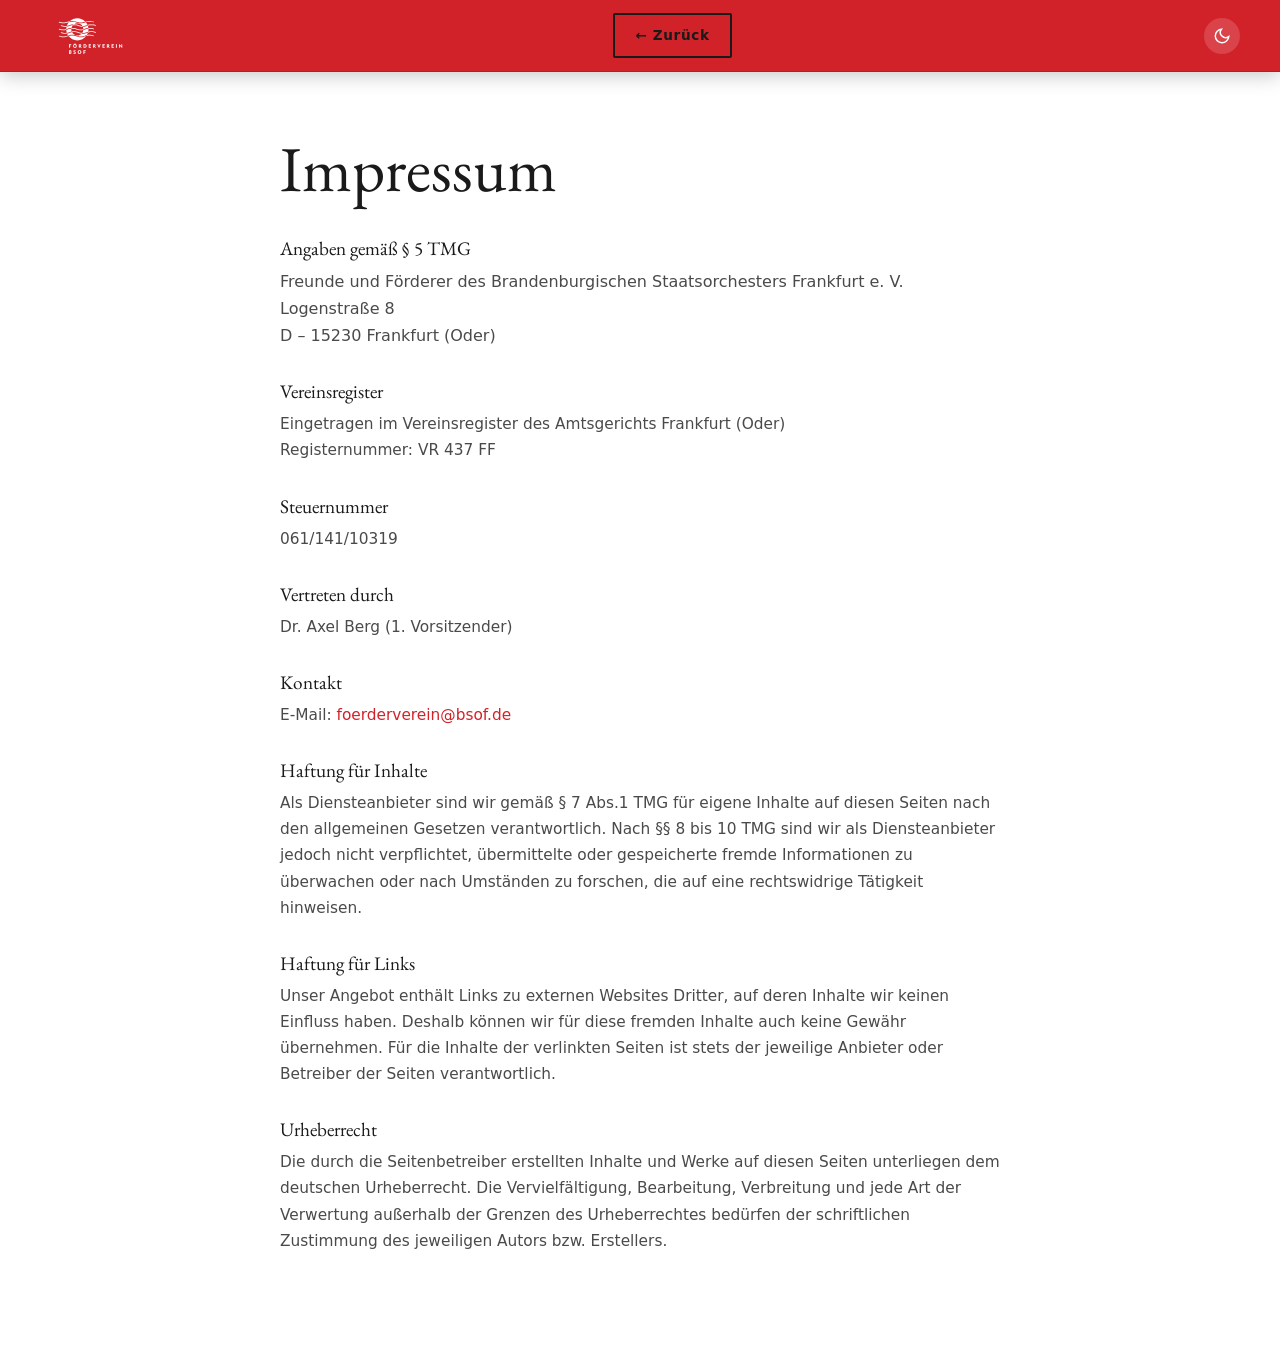
<file: impressum.html>
<!DOCTYPE html>
<html lang="de">
<head>
  <meta charset="UTF-8">
  <meta name="viewport" content="width=device-width, initial-scale=1.0">
  <title>Impressum – Förderverein BSOF</title>
  <link rel="stylesheet" href="css/style.css">
  <link rel="icon" type="image/svg+xml" href="favicon.svg">
  <link rel="icon" type="image/png" sizes="96x96" href="favicon.png">
  <link href="https://fonts.googleapis.com/css2?family=EB+Garamond:ital,wght@0,400;0,600;1,400&display=swap" rel="stylesheet">
  <style>
    h1, h2, h3 { font-family: 'EB Garamond', Georgia, serif; }
    .legal-page { padding-top: calc(var(--nav-h) + 60px); padding-bottom: 80px; }
    .legal-page h1 { margin-bottom: 2rem; }
    .legal-page h2 { font-size: 1.2rem; margin: 2rem 0 0.5rem; }
    .legal-page p, .legal-page address { font-style: normal; color: var(--mid); margin-bottom: 0.75rem; line-height: 1.7; }
    .legal-page a { color: var(--red); }
  </style>
</head>
<body>
<nav class="site-nav scrolled">
  <div class="container nav-inner">
    <a href="index.html" class="nav-logo">
      <img src="images/Logo%20ohne%20Hintergrund.svg" alt="Förderverein BSOF Logo" style="height:64px;width:auto;">
    </a>
    <a href="index.html" class="btn btn-outline-dark" style="font-size:0.85rem;padding:0.6rem 1.25rem;">← Zurück</a>
      <button id="theme-toggle" class="theme-toggle" aria-label="Darkmode umschalten">
      <svg class="icon-moon" width="18" height="18" viewBox="0 0 24 24" fill="none" stroke="currentColor" stroke-width="2"><path d="M21 12.79A9 9 0 1 1 11.21 3 7 7 0 0 0 21 12.79z"/></svg>
      <svg class="icon-sun" width="18" height="18" viewBox="0 0 24 24" fill="none" stroke="currentColor" stroke-width="2"><circle cx="12" cy="12" r="5"/><line x1="12" y1="1" x2="12" y2="3"/><line x1="12" y1="21" x2="12" y2="23"/><line x1="4.22" y1="4.22" x2="5.64" y2="5.64"/><line x1="18.36" y1="18.36" x2="19.78" y2="19.78"/><line x1="1" y1="12" x2="3" y2="12"/><line x1="21" y1="12" x2="23" y2="12"/><line x1="4.22" y1="19.78" x2="5.64" y2="18.36"/><line x1="18.36" y1="5.64" x2="19.78" y2="4.22"/></svg>
    </button>
  </div>
</nav>

<main class="legal-page">
  <div class="container" style="max-width:720px;">
    <h1>Impressum</h1>

    <h2>Angaben gemäß § 5 TMG</h2>
    <address>
      Freunde und Förderer des Brandenburgischen Staatsorchesters Frankfurt e. V.<br>
      Logenstraße 8<br>
      D – 15230 Frankfurt (Oder)
    </address>

    <h2>Vereinsregister</h2>
    <p>Eingetragen im Vereinsregister des Amtsgerichts Frankfurt (Oder)<br>
       Registernummer: VR 437 FF</p>

    <h2>Steuernummer</h2>
    <p>061/141/10319</p>

    <h2>Vertreten durch</h2>
    <p>Dr. Axel Berg (1. Vorsitzender)</p>

    <h2>Kontakt</h2>
    <p>E-Mail: <a href="mailto:foerderverein@bsof.de">foerderverein@bsof.de</a></p>

    <h2>Haftung für Inhalte</h2>
    <p>Als Diensteanbieter sind wir gemäß § 7 Abs.1 TMG für eigene Inhalte auf diesen Seiten nach den allgemeinen Gesetzen verantwortlich. Nach §§ 8 bis 10 TMG sind wir als Diensteanbieter jedoch nicht verpflichtet, übermittelte oder gespeicherte fremde Informationen zu überwachen oder nach Umständen zu forschen, die auf eine rechtswidrige Tätigkeit hinweisen.</p>

    <h2>Haftung für Links</h2>
    <p>Unser Angebot enthält Links zu externen Websites Dritter, auf deren Inhalte wir keinen Einfluss haben. Deshalb können wir für diese fremden Inhalte auch keine Gewähr übernehmen. Für die Inhalte der verlinkten Seiten ist stets der jeweilige Anbieter oder Betreiber der Seiten verantwortlich.</p>

    <h2>Urheberrecht</h2>
    <p>Die durch die Seitenbetreiber erstellten Inhalte und Werke auf diesen Seiten unterliegen dem deutschen Urheberrecht. Die Vervielfältigung, Bearbeitung, Verbreitung und jede Art der Verwertung außerhalb der Grenzen des Urheberrechtes bedürfen der schriftlichen Zustimmung des jeweiligen Autors bzw. Erstellers.</p>
  </div>
</main>
<script src="js/theme.js"></script>
<script src="js/i18n.js"></script>
</body>
</html>
</file>
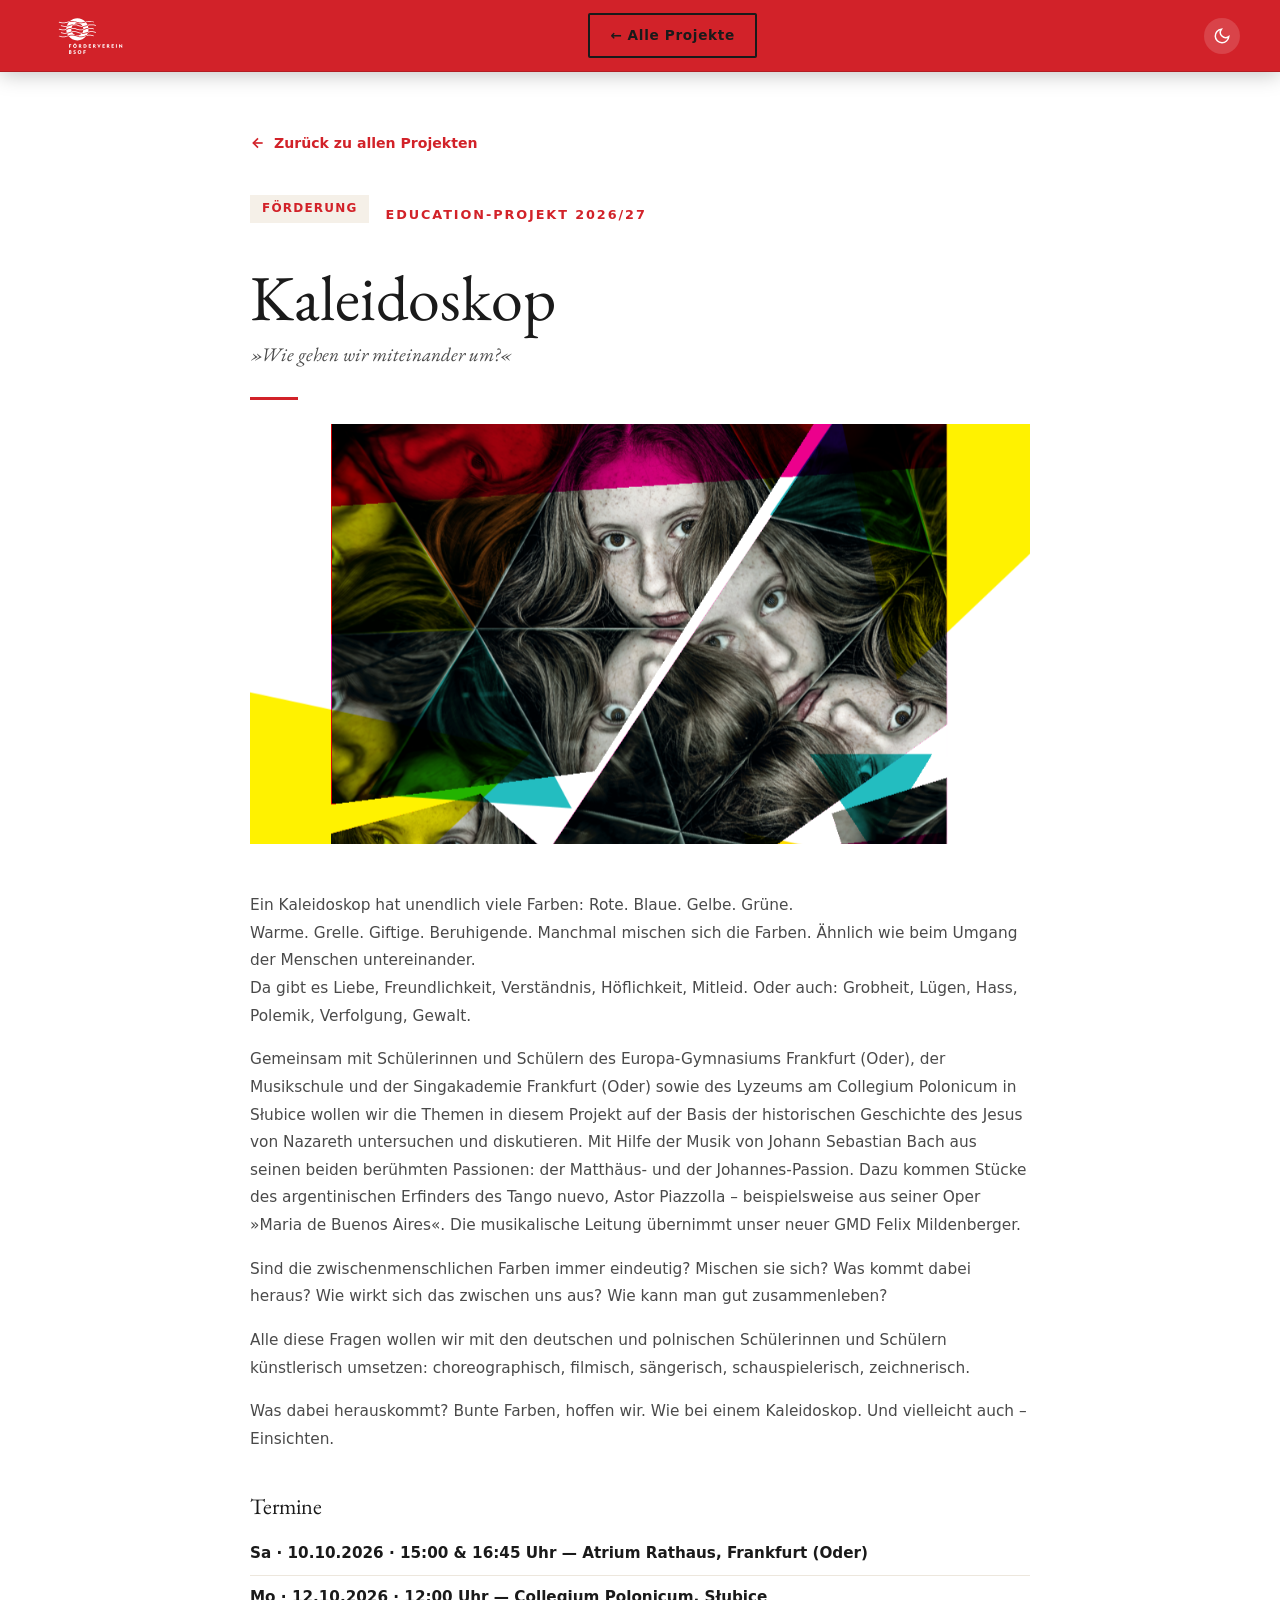
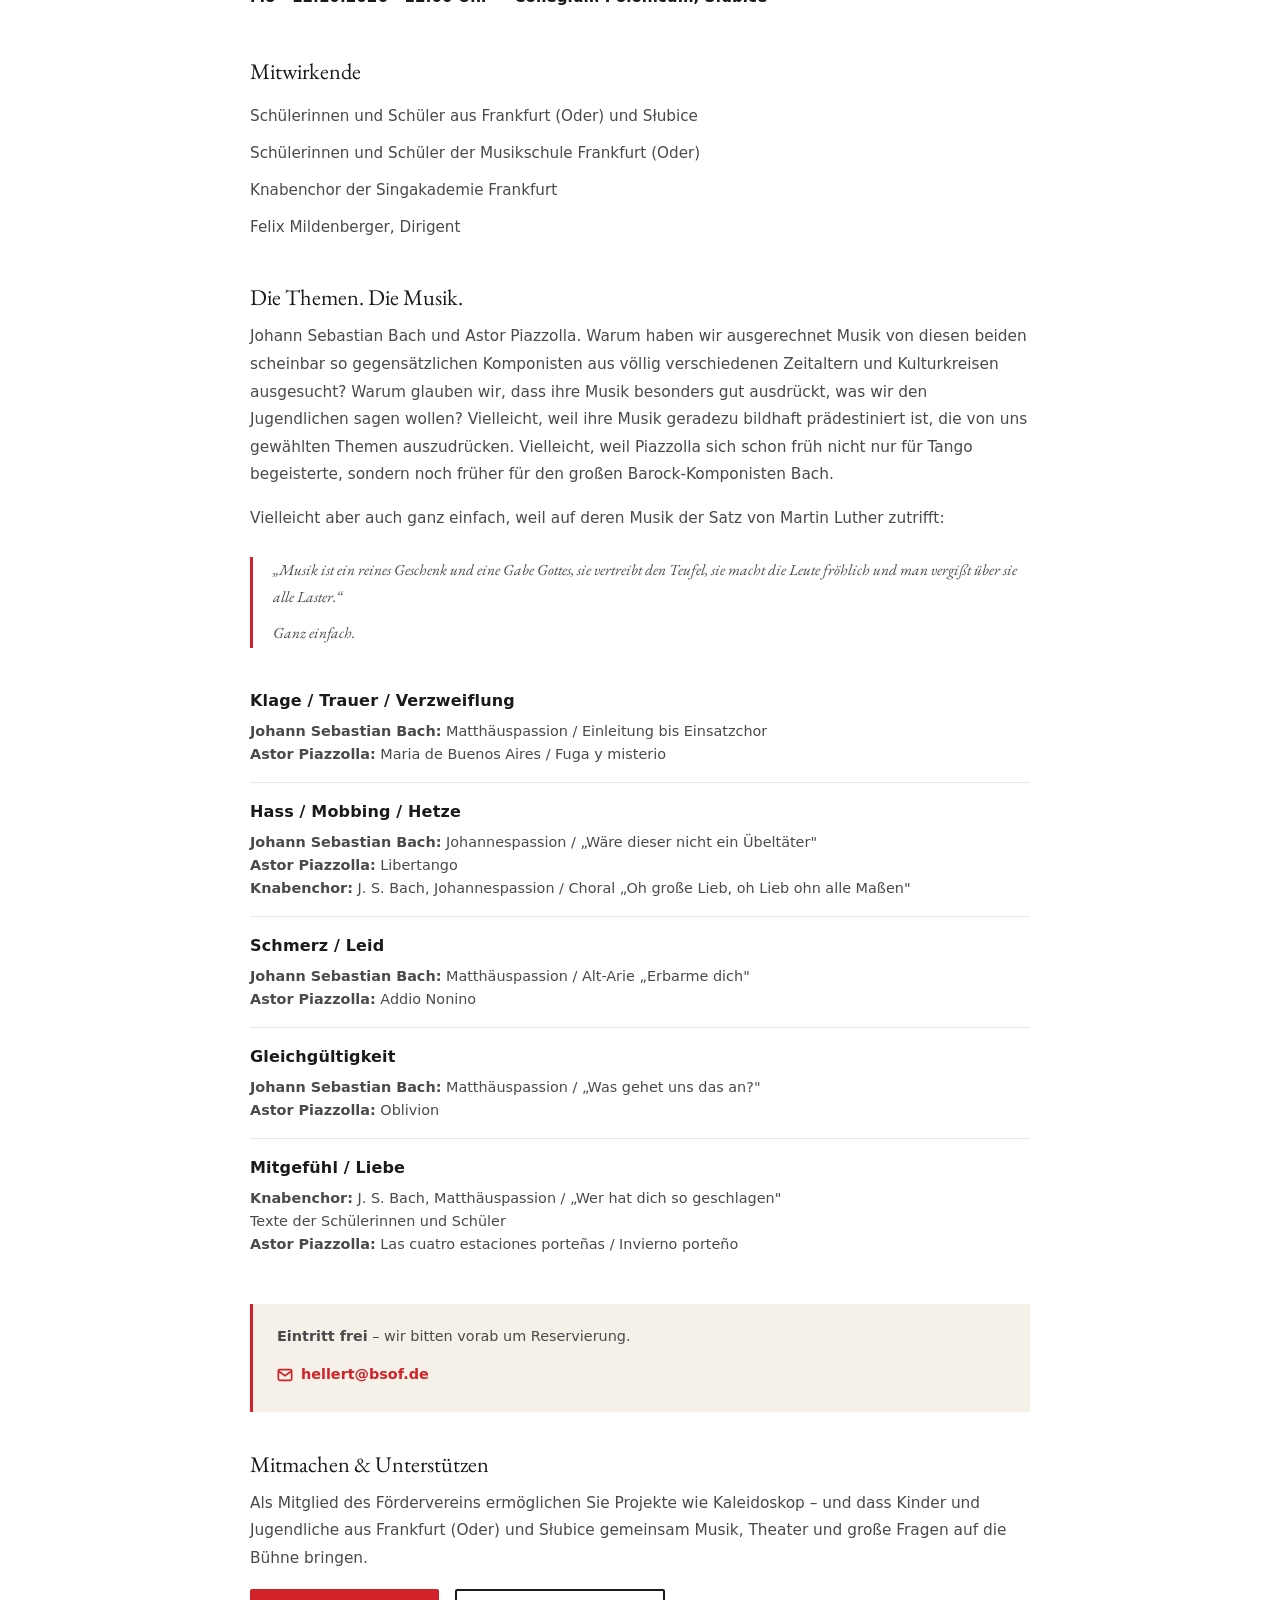
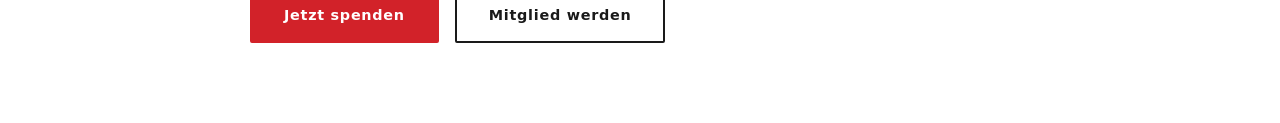
<file: projekt-kaleidoskop.html>
<!DOCTYPE html>
<html lang="de">
<head>
  <meta charset="UTF-8">
  <meta name="viewport" content="width=device-width, initial-scale=1.0">
  <title>Kaleidoskop – Förderverein BSOF</title>
  <link rel="stylesheet" href="css/style.css">
  <link rel="icon" type="image/svg+xml" href="favicon.svg">
  <link rel="icon" type="image/png" sizes="96x96" href="favicon.png">
  <link rel="preconnect" href="https://fonts.googleapis.com">
  <link rel="preconnect" href="https://fonts.gstatic.com" crossorigin>
  <link href="https://fonts.googleapis.com/css2?family=EB+Garamond:ital,wght@0,400;0,600;1,400&display=swap" rel="stylesheet">
  <style>
    h1, h2, h3 { font-family: 'EB Garamond', Georgia, serif; }
    .projekt-page { padding-top: calc(var(--nav-h) + 60px); padding-bottom: 80px; }
    .projekt-hero-img {
      width: 100%; max-height: 420px;
      object-fit: cover;
      margin-bottom: 3rem;
      display: block;
    }
    .projekt-meta {
      display: flex; align-items: center; gap: 1rem;
      margin-bottom: 1.5rem; flex-wrap: wrap;
    }
    .projekt-page h1 { margin-bottom: 0.25rem; }
    .kal-subtitle {
      color: var(--red);
      font-family: 'EB Garamond', Georgia, serif;
      font-style: italic;
      font-size: 1.2rem;
      margin-bottom: 1.5rem;
    }
    .projekt-page .divider { margin: 1.5rem 0; }
    .projekt-page p { color: var(--mid); line-height: 1.8; margin-bottom: 1rem; }
    .projekt-page h2 { font-size: 1.4rem; margin: 2.5rem 0 0.75rem; color: var(--dark); }
    .back-link {
      display: inline-flex; align-items: center; gap: 0.5rem;
      color: var(--red); font-size: 0.88rem; font-weight: 600;
      text-decoration: none; margin-bottom: 2.5rem;
    }
    .back-link:hover { text-decoration: underline; }
    .info-box {
      background: var(--cream); border-left: 3px solid var(--red);
      padding: 1.25rem 1.5rem; margin: 2rem 0;
    }
    .info-box p { margin: 0; font-size: 0.9rem; }
    .kal-termine {
      list-style: none; padding: 0; margin: 0.5rem 0 1.5rem;
    }
    .kal-termine li {
      padding: 0.6rem 0;
      border-bottom: 1px solid #ede7dd;
      color: var(--dark);
      font-size: 0.95rem;
      font-weight: 600;
    }
    .kal-termine li:last-child { border-bottom: none; }
    .kal-mitwirkende {
      list-style: none; padding: 0; margin: 0.5rem 0 1.5rem;
    }
    .kal-mitwirkende li {
      padding: 0.4rem 0;
      color: var(--mid);
      font-size: 0.95rem;
    }
    .kal-themen-list {
      list-style: none; padding: 0; margin: 1rem 0 1.5rem;
    }
    .kal-thema {
      padding: 1rem 0;
      border-bottom: 1px solid #ede7dd;
    }
    .kal-thema:last-child { border-bottom: none; }
    .kal-thema-titel {
      font-weight: 700;
      color: var(--dark);
      font-size: 1rem;
      margin-bottom: 0.4rem;
      letter-spacing: 0.01em;
    }
    .kal-thema-werke {
      list-style: none; padding: 0; margin: 0;
    }
    .kal-thema-werke li {
      color: var(--mid);
      font-size: 0.9rem;
      line-height: 1.6;
    }
    .kal-quote {
      font-family: 'EB Garamond', Georgia, serif;
      font-style: italic;
      font-size: 1.15rem;
      color: var(--dark);
      border-left: 3px solid var(--red);
      padding-left: 1.25rem;
      margin: 1.5rem 0;
    }
  </style>
</head>
<body>

<nav class="site-nav scrolled">
  <div class="container nav-inner">
    <a href="index.html" class="nav-logo">
      <img src="images/Logo%20ohne%20Hintergrund.svg" alt="Förderverein BSOF Logo" style="height:64px;width:auto;">
    </a>
    <a href="index.html#projekte" class="btn btn-outline-dark" style="font-size:0.85rem;padding:0.6rem 1.25rem;" data-i18n="back.projekte">← Alle Projekte</a>
      <button id="theme-toggle" class="theme-toggle" aria-label="Darkmode umschalten">
      <svg class="icon-moon" width="18" height="18" viewBox="0 0 24 24" fill="none" stroke="currentColor" stroke-width="2"><path d="M21 12.79A9 9 0 1 1 11.21 3 7 7 0 0 0 21 12.79z"/></svg>
      <svg class="icon-sun" width="18" height="18" viewBox="0 0 24 24" fill="none" stroke="currentColor" stroke-width="2"><circle cx="12" cy="12" r="5"/><line x1="12" y1="1" x2="12" y2="3"/><line x1="12" y1="21" x2="12" y2="23"/><line x1="4.22" y1="4.22" x2="5.64" y2="5.64"/><line x1="18.36" y1="18.36" x2="19.78" y2="19.78"/><line x1="1" y1="12" x2="3" y2="12"/><line x1="21" y1="12" x2="23" y2="12"/><line x1="4.22" y1="19.78" x2="5.64" y2="18.36"/><line x1="18.36" y1="5.64" x2="19.78" y2="4.22"/></svg>
    </button>
  </div>
</nav>

<main class="projekt-page">
  <div class="container" style="max-width:780px;">

    <a href="index.html#projekte" class="back-link">
      <svg width="16" height="16" viewBox="0 0 24 24" fill="none" stroke="currentColor" stroke-width="2.5">
        <polyline points="19 12 5 12"/><polyline points="12 5 5 12 12 19"/>
      </svg>
      <span data-i18n="back.link">Zurück zu allen Projekten</span>
    </a>

    <div class="projekt-meta">
      <span class="projekt-tag" data-i18n="tag.foerderung">Förderung</span>
      <span class="section-label" style="margin:0;" data-i18n="kal.label">Education-Projekt 2026/27</span>
    </div>

    <h1>Kaleidoskop</h1>
    <p class="kal-subtitle" data-i18n="kal.subtitle">»Wie gehen wir miteinander um?«</p>
    <div class="divider"></div>

    <img src="images/kaleidoskop-hero.png" alt="Kaleidoskop – Education-Projekt des BSOF" class="projekt-hero-img"
         onerror="this.style.display='none'">

    <p data-cms-key="intro1">Ein Kaleidoskop hat unendlich viele Farben: Rote. Blaue. Gelbe. Grüne.<br>Warme. Grelle. Giftige. Beruhigende. Manchmal mischen sich die Farben. Ähnlich wie beim Umgang der Menschen untereinander.<br>Da gibt es Liebe, Freundlichkeit, Verständnis, Höflichkeit, Mitleid. Oder auch: Grobheit, Lügen, Hass, Polemik, Verfolgung, Gewalt.</p>
    <p data-cms-key="intro2">Gemeinsam mit Schülerinnen und Schülern des Europa-Gymnasiums Frankfurt (Oder), der Musikschule und der Singakademie Frankfurt (Oder) sowie des Lyzeums am Collegium Polonicum in Słubice wollen wir die Themen in diesem Projekt auf der Basis der historischen Geschichte des Jesus von Nazareth untersuchen und diskutieren. Mit Hilfe der Musik von Johann Sebastian Bach aus seinen beiden berühmten Passionen: der Matthäus- und der Johannes-Passion. Dazu kommen Stücke des argentinischen Erfinders des Tango nuevo, Astor Piazzolla – beispielsweise aus seiner Oper »Maria de Buenos Aires«. Die musikalische Leitung übernimmt unser neuer GMD Felix Mildenberger.</p>
    <p data-cms-key="intro3">Sind die zwischenmenschlichen Farben immer eindeutig? Mischen sie sich? Was kommt dabei heraus? Wie wirkt sich das zwischen uns aus? Wie kann man gut zusammenleben?</p>
    <p data-cms-key="intro4">Alle diese Fragen wollen wir mit den deutschen und polnischen Schülerinnen und Schülern künstlerisch umsetzen: choreographisch, filmisch, sängerisch, schauspielerisch, zeichnerisch.</p>
    <p data-cms-key="closing"><em>Was dabei herauskommt? Bunte Farben, hoffen wir. Wie bei einem Kaleidoskop. Und vielleicht auch – Einsichten.</em></p>

    <h2 data-i18n="kal.termine.h2">Termine</h2>
    <ul class="kal-termine">
      <li data-cms-key="termin1">Sa · 10.10.2026 · 15:00 &amp; 16:45 Uhr — Atrium Rathaus, Frankfurt (Oder)</li>
      <li data-cms-key="termin2">Mo · 12.10.2026 · 12:00 Uhr — Collegium Polonicum, Słubice</li>
    </ul>

    <h2 data-i18n="kal.mitwirkende.h2">Mitwirkende</h2>
    <ul class="kal-mitwirkende">
      <li>Schülerinnen und Schüler aus Frankfurt (Oder) und Słubice</li>
      <li>Schülerinnen und Schüler der Musikschule Frankfurt (Oder)</li>
      <li>Knabenchor der Singakademie Frankfurt</li>
      <li>Felix Mildenberger, Dirigent</li>
    </ul>

    <h2 data-i18n="kal.musik.h2">Die Themen. Die Musik.</h2>
    <p data-cms-key="musik_intro">Johann Sebastian Bach und Astor Piazzolla. Warum haben wir ausgerechnet Musik von diesen beiden scheinbar so gegensätzlichen Komponisten aus völlig verschiedenen Zeitaltern und Kulturkreisen ausgesucht? Warum glauben wir, dass ihre Musik besonders gut ausdrückt, was wir den Jugendlichen sagen wollen? Vielleicht, weil ihre Musik geradezu bildhaft prädestiniert ist, die von uns gewählten Themen auszudrücken. Vielleicht, weil Piazzolla sich schon früh nicht nur für Tango begeisterte, sondern noch früher für den großen Barock-Komponisten Bach.</p>
    <p data-cms-key="musik_intro2">Vielleicht aber auch ganz einfach, weil auf deren Musik der Satz von Martin Luther zutrifft:</p>

    <blockquote class="kal-quote">
      <p data-cms-key="luther_zitat" style="margin-bottom:0.5rem;">„Musik ist ein reines Geschenk und eine Gabe Gottes, sie vertreibt den Teufel, sie macht die Leute fröhlich und man vergißt über sie alle Laster.“</p>
      <p data-cms-key="luther_schluss" style="margin-bottom:0;">Ganz einfach.</p>
    </blockquote>

    <ul class="kal-themen-list">
      <li class="kal-thema">
        <div class="kal-thema-titel" data-i18n="kal.thema1">Klage / Trauer / Verzweiflung</div>
        <ul class="kal-thema-werke">
          <li><strong>Johann Sebastian Bach:</strong> Matthäuspassion / Einleitung bis Einsatzchor</li>
          <li><strong>Astor Piazzolla:</strong> Maria de Buenos Aires / Fuga y misterio</li>
        </ul>
      </li>
      <li class="kal-thema">
        <div class="kal-thema-titel" data-i18n="kal.thema2">Hass / Mobbing / Hetze</div>
        <ul class="kal-thema-werke">
          <li><strong>Johann Sebastian Bach:</strong> Johannespassion / „Wäre dieser nicht ein Übeltäter"</li>
          <li><strong>Astor Piazzolla:</strong> Libertango</li>
          <li><strong>Knabenchor:</strong> J. S. Bach, Johannespassion / Choral „Oh große Lieb, oh Lieb ohn alle Maßen"</li>
        </ul>
      </li>
      <li class="kal-thema">
        <div class="kal-thema-titel" data-i18n="kal.thema3">Schmerz / Leid</div>
        <ul class="kal-thema-werke">
          <li><strong>Johann Sebastian Bach:</strong> Matthäuspassion / Alt-Arie „Erbarme dich"</li>
          <li><strong>Astor Piazzolla:</strong> Addio Nonino</li>
        </ul>
      </li>
      <li class="kal-thema">
        <div class="kal-thema-titel" data-i18n="kal.thema4">Gleichgültigkeit</div>
        <ul class="kal-thema-werke">
          <li><strong>Johann Sebastian Bach:</strong> Matthäuspassion / „Was gehet uns das an?"</li>
          <li><strong>Astor Piazzolla:</strong> Oblivion</li>
        </ul>
      </li>
      <li class="kal-thema">
        <div class="kal-thema-titel" data-i18n="kal.thema5">Mitgefühl / Liebe</div>
        <ul class="kal-thema-werke">
          <li><strong>Knabenchor:</strong> J. S. Bach, Matthäuspassion / „Wer hat dich so geschlagen"</li>
          <li>Texte der Schülerinnen und Schüler</li>
          <li><strong>Astor Piazzolla:</strong> Las cuatro estaciones porteñas / Invierno porteño</li>
        </ul>
      </li>
    </ul>

    <div class="info-box">
      <p data-cms-key="infobox"><strong>Eintritt frei</strong> – wir bitten vorab um Reservierung.</p>
      <p style="margin-top:0.75rem;">
        <a href="mailto:hellert@bsof.de"
           style="display:inline-flex;align-items:center;gap:0.5rem;color:var(--red);font-weight:700;font-size:0.9rem;text-decoration:none;">
          <svg width="16" height="16" viewBox="0 0 24 24" fill="none" stroke="currentColor" stroke-width="2.5">
            <path d="M4 4h16c1.1 0 2 .9 2 2v12c0 1.1-.9 2-2 2H4c-1.1 0-2-.9-2-2V6c0-1.1.9-2 2-2z"/>
            <polyline points="22,6 12,13 2,6"/>
          </svg>
          hellert@bsof.de
        </a>
      </p>
    </div>

    <h2 data-i18n="section.mitmachen">Mitmachen &amp; Unterstützen</h2>
    <p data-cms-key="mitmachen">Als Mitglied des Fördervereins ermöglichen Sie Projekte wie Kaleidoskop – und dass Kinder und Jugendliche aus Frankfurt (Oder) und Słubice gemeinsam Musik, Theater und große Fragen auf die Bühne bringen.</p>
    <div style="display:flex; gap:1rem; flex-wrap:wrap;">
      <a href="index.html#spenden" class="btn btn-primary" data-i18n="nav.cta.spenden">Jetzt spenden</a>
      <a href="index.html#mitglied-werden" class="btn btn-outline-dark" data-i18n="nav.cta.mitglied">Mitglied werden</a>
    </div>

  </div>
</main>

<script src="js/cms-loader.js"></script>
<script>loadCMSContent('content/kaleidoskop.json');</script>
<script src="js/theme.js"></script>
<script src="js/i18n.js"></script>
</body>
</html>
</file>
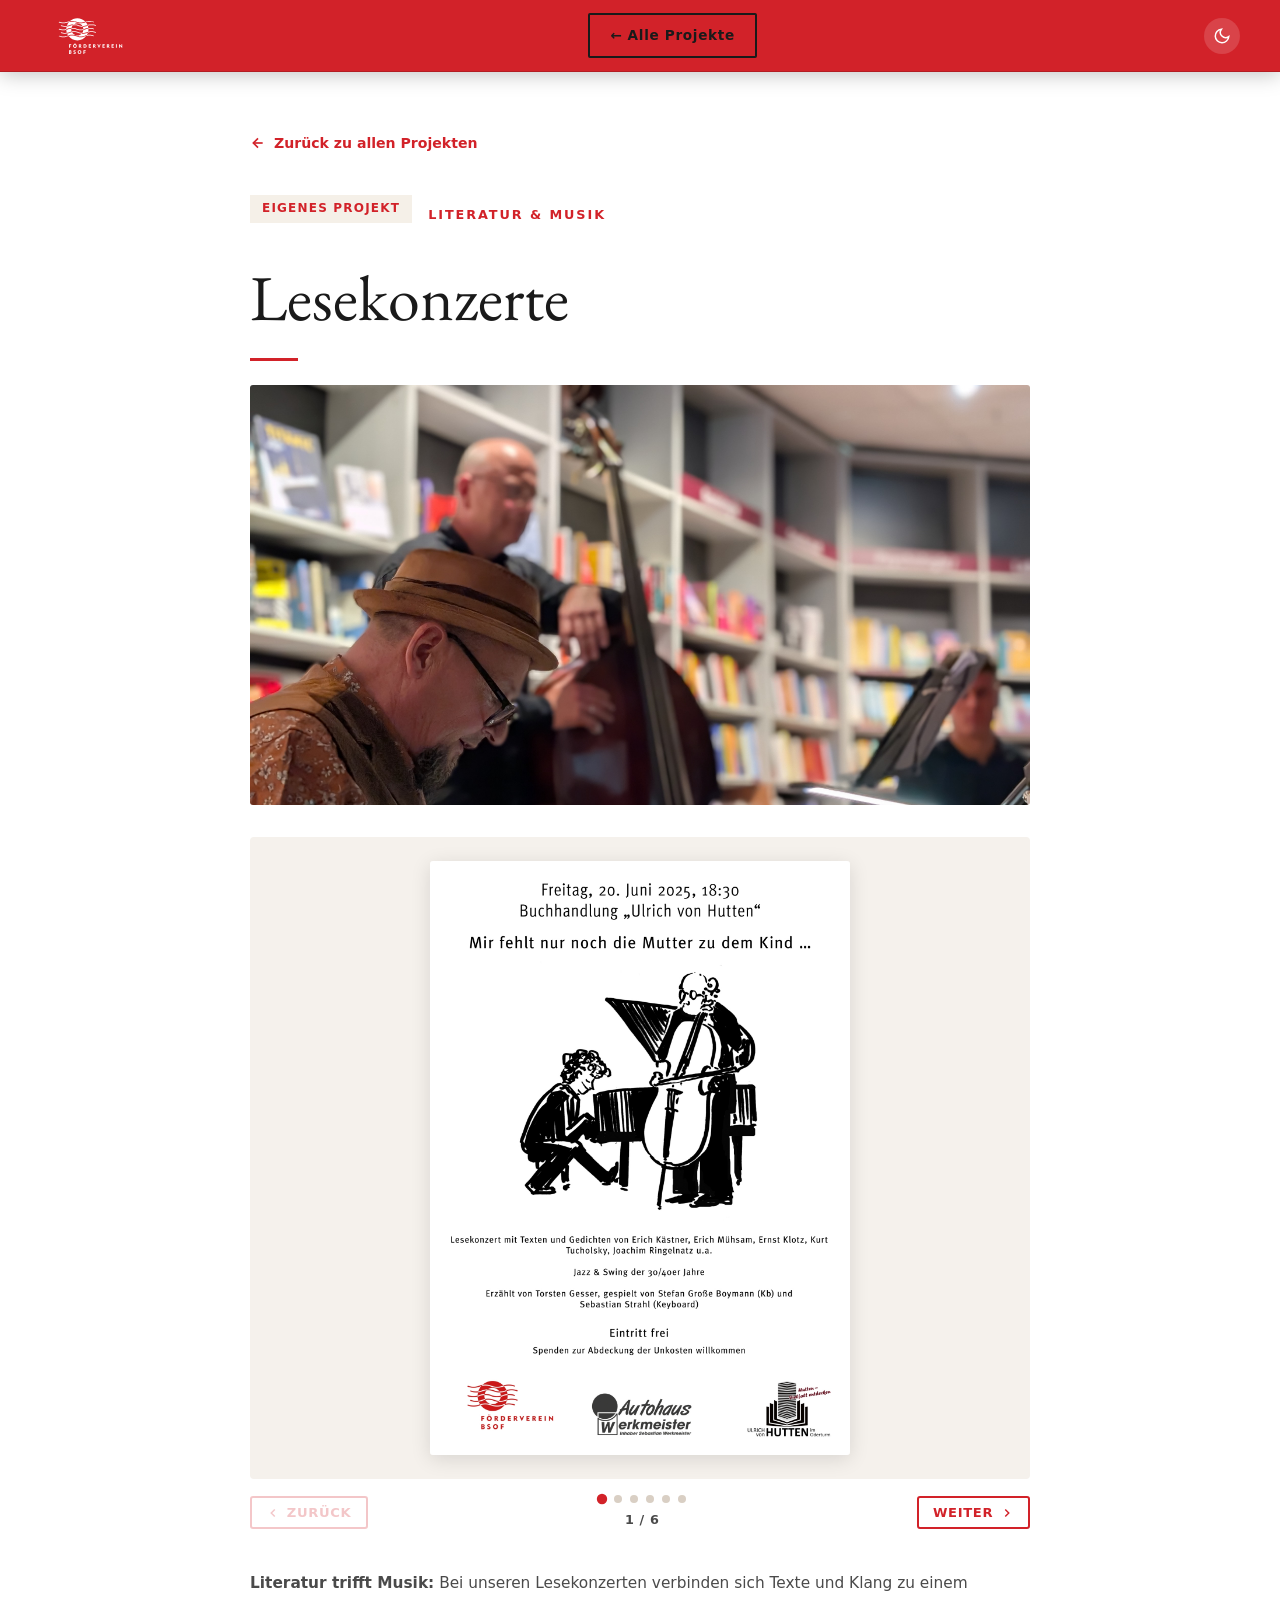
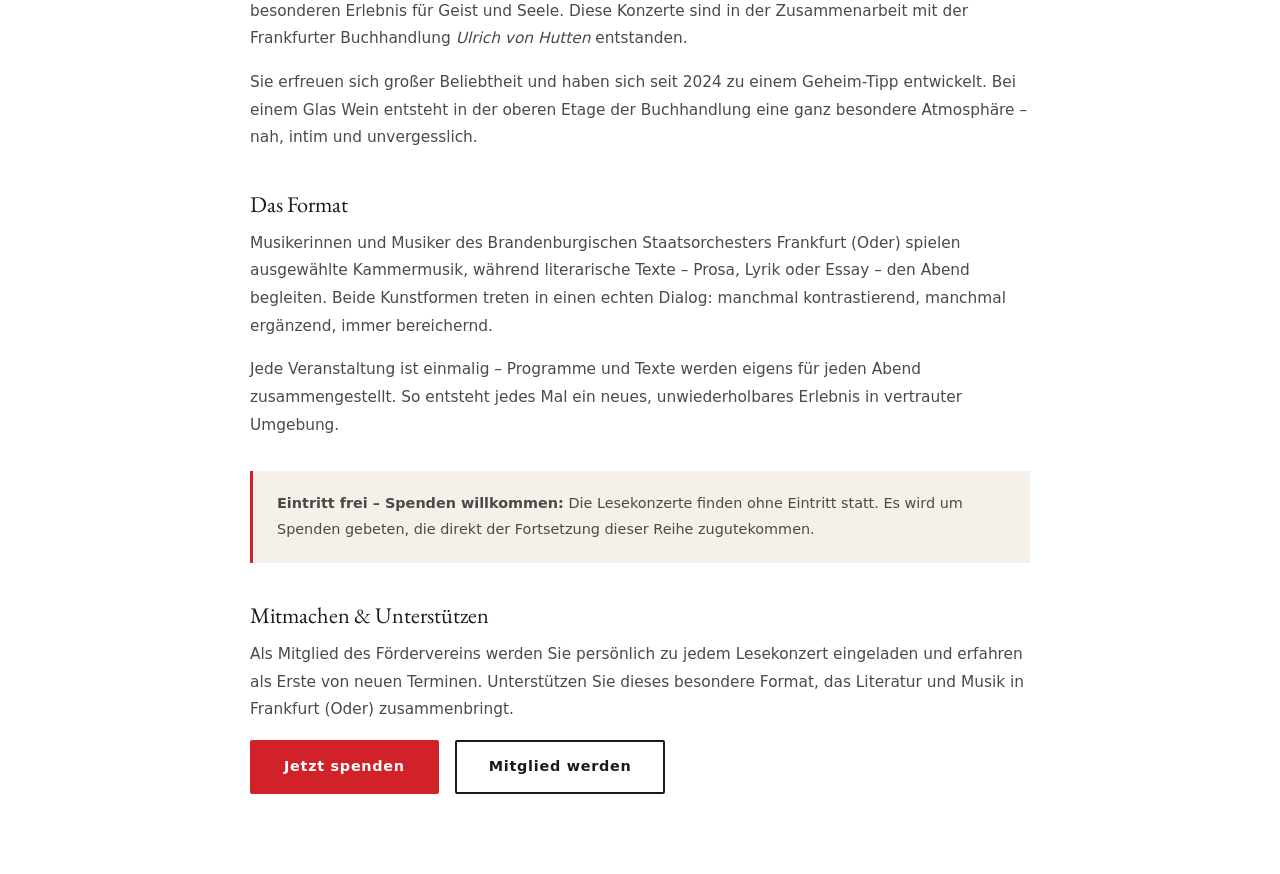
<file: projekt-lesekonzerte.html>
<!DOCTYPE html>
<html lang="de">
<head>
  <meta charset="UTF-8">
  <meta name="viewport" content="width=device-width, initial-scale=1.0">
  <title>Lesekonzerte – Förderverein BSOF</title>
  <link rel="stylesheet" href="css/style.css">
  <link rel="icon" type="image/svg+xml" href="favicon.svg">
  <link rel="icon" type="image/png" sizes="96x96" href="favicon.png">
  <link rel="preconnect" href="https://fonts.googleapis.com">
  <link rel="preconnect" href="https://fonts.gstatic.com" crossorigin>
  <link href="https://fonts.googleapis.com/css2?family=EB+Garamond:ital,wght@0,400;0,600;1,400&display=swap" rel="stylesheet">
  <style>
    h1, h2, h3 { font-family: 'EB Garamond', Georgia, serif; }
    .projekt-page { padding-top: calc(var(--nav-h) + 60px); padding-bottom: 80px; }
    /* ── Flyer-Slider ── */
    .flyer-slider {
      margin-bottom: 2.5rem;
    }
    .flyer-track {
      position: relative;
      display: flex;
      justify-content: center;
      background: #f5f1ec;
      border-radius: 4px;
      padding: 1.5rem;
      min-height: 120px;
    }
    .flyer-slide {
      display: none;
      flex-direction: column;
      align-items: center;
      width: 100%;
    }
    .flyer-slide.active { display: flex; }
    .flyer-slide img {
      width: 100%;
      max-width: 420px;
      height: auto;
      display: block;
      border-radius: 3px;
      box-shadow: 0 4px 20px rgba(0,0,0,0.12);
    }
    .flyer-nav {
      display: flex;
      align-items: center;
      justify-content: space-between;
      margin-top: 1rem;
      gap: 1rem;
    }
    .flyer-btn {
      display: inline-flex; align-items: center; gap: 0.4rem;
      background: none;
      border: 2px solid var(--red);
      color: var(--red);
      font-size: 0.82rem;
      font-weight: 700;
      padding: 0.45rem 0.9rem;
      border-radius: 3px;
      cursor: pointer;
      transition: background 0.18s, color 0.18s;
      text-transform: uppercase;
      letter-spacing: 0.05em;
      font-family: inherit;
    }
    .flyer-btn:hover { background: var(--red); color: #fff; }
    .flyer-btn:disabled { opacity: 0.25; cursor: default; pointer-events: none; }
    .flyer-dots {
      display: flex; gap: 0.5rem; align-items: center;
    }
    .flyer-dot {
      width: 8px; height: 8px; border-radius: 50%;
      background: #d9cfc4; border: none; cursor: pointer; padding: 0;
      transition: background 0.18s, transform 0.18s;
    }
    .flyer-dot.active { background: var(--red); transform: scale(1.3); }
    .flyer-counter {
      font-size: 0.8rem; color: var(--mid); font-weight: 600;
      letter-spacing: 0.05em;
    }
    .projekt-meta {
      display: flex; align-items: center; gap: 1rem;
      margin-bottom: 1.5rem; flex-wrap: wrap;
    }
    .projekt-page h1 { margin-bottom: 1rem; }
    .projekt-page .divider { margin: 1.5rem 0; }
    .projekt-page p { color: var(--mid); line-height: 1.8; margin-bottom: 1rem; }
    .projekt-page h2 { font-size: 1.4rem; margin: 2.5rem 0 0.75rem; color: var(--dark); }
    .back-link {
      display: inline-flex; align-items: center; gap: 0.5rem;
      color: var(--red); font-size: 0.88rem; font-weight: 600;
      text-decoration: none; margin-bottom: 2.5rem;
    }
    .back-link:hover { text-decoration: underline; }
    .info-box {
      background: var(--cream); border-left: 3px solid var(--red);
      padding: 1.25rem 1.5rem; margin: 2rem 0;
    }
    .info-box p { margin: 0; font-size: 0.9rem; }
  </style>
</head>
<body>

<nav class="site-nav scrolled">
  <div class="container nav-inner">
    <a href="index.html" class="nav-logo">
      <img src="images/Logo%20ohne%20Hintergrund.svg" alt="Förderverein BSOF Logo" style="height:64px;width:auto;">
    </a>
    <a href="index.html#projekte" class="btn btn-outline-dark" style="font-size:0.85rem;padding:0.6rem 1.25rem;" data-i18n="back.projekte">← Alle Projekte</a>
      <button id="theme-toggle" class="theme-toggle" aria-label="Darkmode umschalten">
      <svg class="icon-moon" width="18" height="18" viewBox="0 0 24 24" fill="none" stroke="currentColor" stroke-width="2"><path d="M21 12.79A9 9 0 1 1 11.21 3 7 7 0 0 0 21 12.79z"/></svg>
      <svg class="icon-sun" width="18" height="18" viewBox="0 0 24 24" fill="none" stroke="currentColor" stroke-width="2"><circle cx="12" cy="12" r="5"/><line x1="12" y1="1" x2="12" y2="3"/><line x1="12" y1="21" x2="12" y2="23"/><line x1="4.22" y1="4.22" x2="5.64" y2="5.64"/><line x1="18.36" y1="18.36" x2="19.78" y2="19.78"/><line x1="1" y1="12" x2="3" y2="12"/><line x1="21" y1="12" x2="23" y2="12"/><line x1="4.22" y1="19.78" x2="5.64" y2="18.36"/><line x1="18.36" y1="5.64" x2="19.78" y2="4.22"/></svg>
    </button>
  </div>
</nav>

<main class="projekt-page">
  <div class="container" style="max-width:780px;">

    <a href="index.html#projekte" class="back-link">
      <svg width="16" height="16" viewBox="0 0 24 24" fill="none" stroke="currentColor" stroke-width="2.5">
        <polyline points="19 12 5 12"/><polyline points="12 5 5 12 12 19"/>
      </svg>
      <span data-i18n="back.link">Zurück zu allen Projekten</span>
    </a>

    <div class="projekt-meta">
      <span class="projekt-tag" data-i18n="tag.eigenes">Eigenes Projekt</span>
      <span class="section-label" style="margin:0;" data-i18n="lese.label">Literatur &amp; Musik</span>
    </div>

    <h1>Lesekonzerte</h1>
    <div class="divider"></div>

    <img src="images/Lesekonzert_Buchhandlung%20Ulrich%20von%20hutten.jpg"
         alt="Lesekonzert in der Buchhandlung Ulrich von Hutten"
         style="width:100%;max-height:420px;object-fit:cover;border-radius:3px;margin-bottom:2rem;display:block;">

    <div class="flyer-slider">
      <div class="flyer-track">
        <div class="flyer-slide active">
          <img src="images/Lesekonzerte/Flyer%20BassPiano%20Lesekonzert.jpg"
               alt="Lesekonzert – Bass &amp; Piano Flyer">
        </div>
        <div class="flyer-slide">
          <img src="images/Lesekonzerte/Flyer%20Gespensterm%20Lesekonzert.jpg"
               alt="Lesekonzert – Gespenster Flyer">
        </div>
        <div class="flyer-slide">
          <img src="images/Lesekonzerte/Flyer_Wien_Lesekonzerte.jpg"
               alt="Lesekonzert Wien – Flyer">
        </div>
        <div class="flyer-slide">
          <img src="images/Lesekonzerte/Flyer%20Geige%20110425_web%20(1).jpg"
               alt="Lesekonzert – Geige Flyer">
        </div>
        <div class="flyer-slide">
          <img src="images/Lesekonzerte/Romantik%20050626_kl_page-0001.jpg"
               alt="Lesekonzert Romantik – Flyer">
        </div>
        <div class="flyer-slide">
          <img src="images/Lesekonzerte/1781009335187-3ee0938d-3335-402e-9c4d-f027b94ba2da_1.jpg"
               alt="Lesekonzert – Flyer">
        </div>
      </div>
      <div class="flyer-nav">
        <button class="flyer-btn" id="lk-prev">
          <svg width="14" height="14" viewBox="0 0 24 24" fill="none" stroke="currentColor" stroke-width="2.5"><polyline points="15 18 9 12 15 6"/></svg>
          Zurück
        </button>
        <div style="display:flex;flex-direction:column;align-items:center;gap:0.4rem;">
          <div class="flyer-dots" id="lk-dots"></div>
          <div class="flyer-counter" id="lk-counter">1 / 6</div>
        </div>
        <button class="flyer-btn" id="lk-next">
          Weiter
          <svg width="14" height="14" viewBox="0 0 24 24" fill="none" stroke="currentColor" stroke-width="2.5"><polyline points="9 18 15 12 9 6"/></svg>
        </button>
      </div>
    </div>

    <p data-cms-key="intro1"><strong>Literatur trifft Musik:</strong> Bei unseren Lesekonzerten verbinden sich Texte und Klang zu einem besonderen Erlebnis für Geist und Seele. Diese Konzerte sind in der Zusammenarbeit mit der Frankfurter Buchhandlung <em>Ulrich von Hutten</em> entstanden.</p>
    <p data-cms-key="intro2">Sie erfreuen sich großer Beliebtheit und haben sich seit 2024 zu einer Art „Geheim-Tipp" entwickelt. Bei einem Glas Wein entsteht in der oberen Etage der Buchhandlung eine ganz besondere Atmosphäre – nah, intim und unvergesslich.</p>

    <h2 data-i18n="lese.format.h2">Das Format</h2>
    <p data-cms-key="format1">Musikerinnen und Musiker des Brandenburgischen Staatsorchesters Frankfurt (Oder) spielen ausgewählte Kammermusik, während literarische Texte – Prosa, Lyrik oder Essay – den Abend begleiten. Beide Kunstformen treten in einen echten Dialog: manchmal kontrastierend, manchmal ergänzend, immer bereichernd.</p>
    <p data-cms-key="format2">Jede Veranstaltung ist einmalig – Programme und Texte werden eigens für jeden Abend zusammengestellt. So entsteht jedes Mal ein neues, unwiederholbares Erlebnis in vertrauter Umgebung.</p>

    <div class="info-box">
      <p data-cms-key="infobox"><strong>Eintritt frei – Spenden willkommen:</strong> Die Lesekonzerte finden ohne Eintritt statt. Es wird um Spenden gebeten, die direkt der Fortsetzung dieser Reihe zugutekommen.</p>
    </div>

    <h2 data-i18n="section.mitmachen">Mitmachen &amp; Unterstützen</h2>
    <p data-cms-key="mitmachen">Als Mitglied des Fördervereins werden Sie persönlich zu jedem Lesekonzert eingeladen und erfahren als Erste von neuen Terminen. Unterstützen Sie dieses besondere Format, das Literatur und Musik in Frankfurt (Oder) zusammenbringt.</p>
    <div style="display:flex; gap:1rem; flex-wrap:wrap;">
      <a href="index.html#spenden" class="btn btn-primary" data-i18n="nav.cta.spenden">Jetzt spenden</a>
      <a href="index.html#mitglied-werden" class="btn btn-outline-dark" data-i18n="nav.cta.mitglied">Mitglied werden</a>
    </div>

  </div>
</main>

<script>
  (function () {
    const slides = Array.from(document.querySelectorAll('.flyer-slide'));
    const dotsEl = document.getElementById('lk-dots');
    const counter = document.getElementById('lk-counter');
    const btnPrev = document.getElementById('lk-prev');
    const btnNext = document.getElementById('lk-next');
    let current = 0;

    slides.forEach(function (_, i) {
      const dot = document.createElement('button');
      dot.className = 'flyer-dot' + (i === 0 ? ' active' : '');
      dot.setAttribute('aria-label', 'Flyer ' + (i + 1));
      dot.addEventListener('click', function () { goTo(i); });
      dotsEl.appendChild(dot);
    });

    function goTo(index) {
      slides[current].classList.remove('active');
      dotsEl.children[current].classList.remove('active');
      current = index;
      slides[current].classList.add('active');
      dotsEl.children[current].classList.add('active');
      counter.textContent = (current + 1) + ' / ' + slides.length;
      btnPrev.disabled = current === 0;
      btnNext.disabled = current === slides.length - 1;
    }

    btnPrev.addEventListener('click', function () { if (current > 0) goTo(current - 1); });
    btnNext.addEventListener('click', function () { if (current < slides.length - 1) goTo(current + 1); });
    btnPrev.disabled = true;
  })();
</script>
<script src="js/cms-loader.js"></script>
<script>loadCMSContent('content/lesekonzerte.json');</script>
<script src="js/theme.js"></script>
<script src="js/i18n.js"></script>
</body>
</html>
</file>
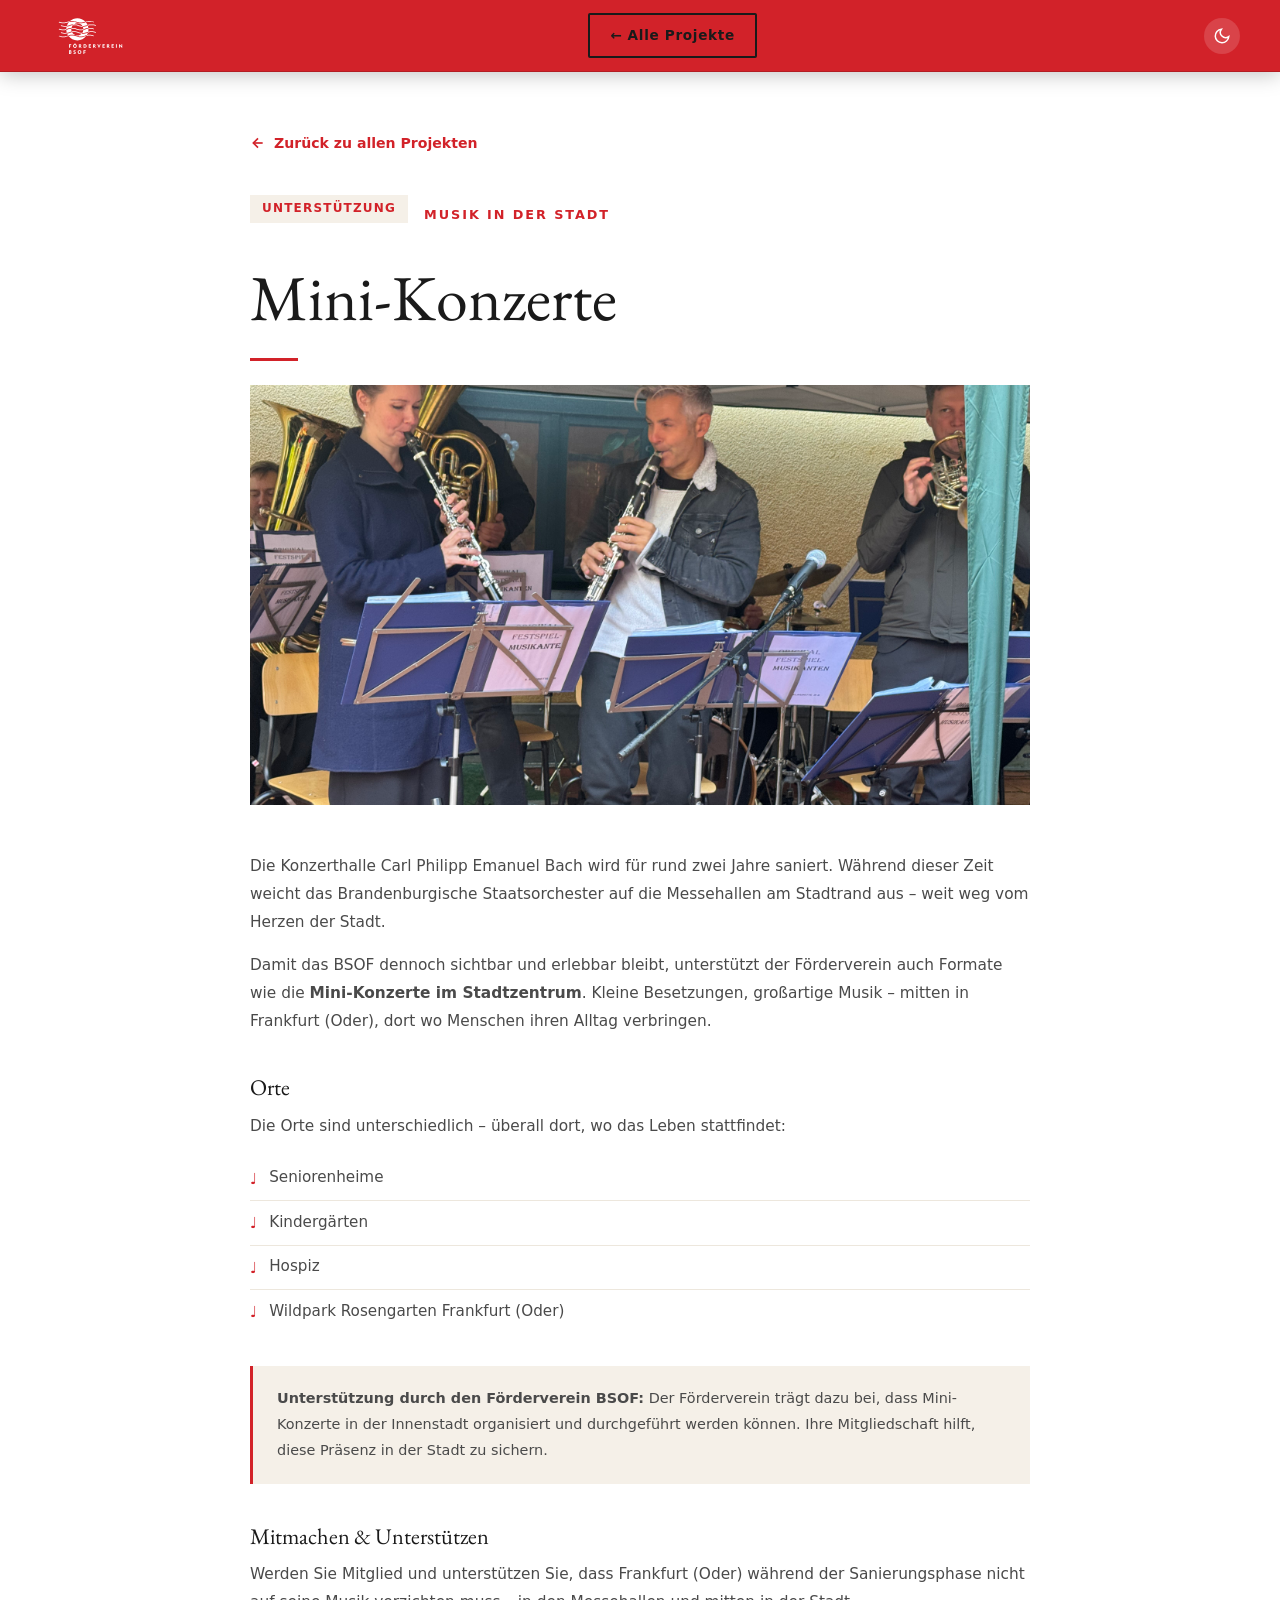
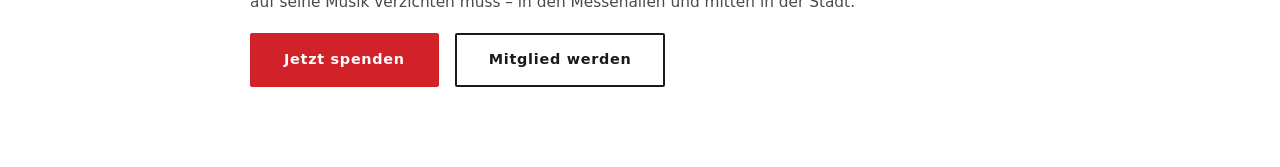
<file: projekt-minikonzerte.html>
<!DOCTYPE html>
<html lang="de">
<head>
  <meta charset="UTF-8">
  <meta name="viewport" content="width=device-width, initial-scale=1.0">
  <title>Mini-Konzerte – Förderverein BSOF</title>
  <link rel="stylesheet" href="css/style.css">
  <link rel="icon" type="image/svg+xml" href="favicon.svg">
  <link rel="icon" type="image/png" sizes="96x96" href="favicon.png">
  <link rel="preconnect" href="https://fonts.googleapis.com">
  <link rel="preconnect" href="https://fonts.gstatic.com" crossorigin>
  <link href="https://fonts.googleapis.com/css2?family=EB+Garamond:ital,wght@0,400;0,600;1,400&display=swap" rel="stylesheet">
  <style>
    h1, h2, h3 { font-family: 'EB Garamond', Georgia, serif; }
    .projekt-page { padding-top: calc(var(--nav-h) + 60px); padding-bottom: 80px; }
    .projekt-hero-img {
      width: 100%; max-height: 420px;
      object-fit: cover;
      margin-bottom: 3rem;
      display: block;
    }
    .projekt-meta {
      display: flex; align-items: center; gap: 1rem;
      margin-bottom: 1.5rem; flex-wrap: wrap;
    }
    .projekt-page h1 { margin-bottom: 1rem; }
    .projekt-page .divider { margin: 1.5rem 0; }
    .projekt-page p { color: var(--mid); line-height: 1.8; margin-bottom: 1rem; }
    .projekt-page h2 { font-size: 1.4rem; margin: 2.5rem 0 0.75rem; color: var(--dark); }
    .back-link {
      display: inline-flex; align-items: center; gap: 0.5rem;
      color: var(--red); font-size: 0.88rem; font-weight: 600;
      text-decoration: none; margin-bottom: 2.5rem;
    }
    .back-link:hover { text-decoration: underline; }
    .info-box {
      background: var(--cream); border-left: 3px solid var(--red);
      padding: 1.25rem 1.5rem; margin: 2rem 0;
    }
    .info-box p { margin: 0; font-size: 0.9rem; }
    .ort-list {
      list-style: none;
      padding: 0;
      margin: 1rem 0 1.5rem;
    }
    .ort-list li {
      display: flex;
      align-items: flex-start;
      gap: 0.75rem;
      padding: 0.6rem 0;
      border-bottom: 1px solid #ede7dd;
      color: var(--mid);
      font-size: 0.95rem;
      line-height: 1.5;
    }
    .ort-list li:last-child { border-bottom: none; }
    .ort-list li::before {
      content: '♩';
      color: var(--red);
      flex-shrink: 0;
      margin-top: 0.1em;
    }
  </style>
</head>
<body>

<nav class="site-nav scrolled">
  <div class="container nav-inner">
    <a href="index.html" class="nav-logo">
      <img src="images/Logo%20ohne%20Hintergrund.svg" alt="Förderverein BSOF Logo" style="height:64px;width:auto;">
    </a>
    <a href="index.html#projekte" class="btn btn-outline-dark" style="font-size:0.85rem;padding:0.6rem 1.25rem;" data-i18n="back.projekte">← Alle Projekte</a>
      <button id="theme-toggle" class="theme-toggle" aria-label="Darkmode umschalten">
      <svg class="icon-moon" width="18" height="18" viewBox="0 0 24 24" fill="none" stroke="currentColor" stroke-width="2"><path d="M21 12.79A9 9 0 1 1 11.21 3 7 7 0 0 0 21 12.79z"/></svg>
      <svg class="icon-sun" width="18" height="18" viewBox="0 0 24 24" fill="none" stroke="currentColor" stroke-width="2"><circle cx="12" cy="12" r="5"/><line x1="12" y1="1" x2="12" y2="3"/><line x1="12" y1="21" x2="12" y2="23"/><line x1="4.22" y1="4.22" x2="5.64" y2="5.64"/><line x1="18.36" y1="18.36" x2="19.78" y2="19.78"/><line x1="1" y1="12" x2="3" y2="12"/><line x1="21" y1="12" x2="23" y2="12"/><line x1="4.22" y1="19.78" x2="5.64" y2="18.36"/><line x1="18.36" y1="5.64" x2="19.78" y2="4.22"/></svg>
    </button>
  </div>
</nav>

<main class="projekt-page">
  <div class="container" style="max-width:780px;">

    <a href="index.html#projekte" class="back-link">
      <svg width="16" height="16" viewBox="0 0 24 24" fill="none" stroke="currentColor" stroke-width="2.5">
        <polyline points="19 12 5 12"/><polyline points="12 5 5 12 12 19"/>
      </svg>
      <span data-i18n="back.link">Zurück zu allen Projekten</span>
    </a>

    <div class="projekt-meta">
      <span class="projekt-tag" data-i18n="tag.unterstuetzung">Unterstützung</span>
      <span class="section-label" style="margin:0;" data-i18n="mini.label">Musik in der Stadt</span>
    </div>

    <h1>Mini-Konzerte</h1>
    <div class="divider"></div>

    <img src="images/Mini-Konzert%20im%20Wildpark_rosengarten.jpeg" alt="Mini-Konzert im Wildpark Rosengarten Frankfurt (Oder)" class="projekt-hero-img">

    <p data-cms-key="intro1">Die Konzerthalle Carl Philipp Emanuel Bach wird für rund zwei Jahre saniert. Während dieser Zeit weicht das Brandenburgische Staatsorchester auf die Messehallen am Stadtrand aus – weit weg vom Herzen der Stadt.</p>
    <p data-cms-key="intro2">Damit das BSOF dennoch sichtbar und erlebbar bleibt, unterstützt der Förderverein auch Formate wie die <strong>Mini-Konzerte im Stadtzentrum</strong>. Kleine Besetzungen, großartige Musik – mitten in Frankfurt (Oder), dort wo Menschen ihren Alltag verbringen.</p>

    <h2 data-i18n="mini.orte.h2">Orte</h2>
    <p data-cms-key="orte_intro">Die Orte sind unterschiedlich – überall dort, wo das Leben stattfindet:</p>
    <ul class="ort-list">
      <li data-i18n="mini.ort1">Seniorenheime</li>
      <li data-i18n="mini.ort2">Kindergärten</li>
      <li data-i18n="mini.ort3">Hospiz</li>
      <li>Wildpark Rosengarten Frankfurt (Oder)</li>
    </ul>

    <div class="info-box">
      <p data-cms-key="infobox"><strong>Unterstützung durch den Förderverein BSOF:</strong> Der Förderverein trägt dazu bei, dass Mini-Konzerte in der Innenstadt organisiert und durchgeführt werden können. Ihre Mitgliedschaft hilft, diese Präsenz in der Stadt zu sichern.</p>
    </div>

    <h2 data-i18n="section.mitmachen">Mitmachen &amp; Unterstützen</h2>
    <p data-cms-key="mitmachen">Werden Sie Mitglied und unterstützen Sie, dass Frankfurt (Oder) während der Sanierungsphase nicht auf seine Musik verzichten muss – in den Messehallen und mitten in der Stadt.</p>
    <div style="display:flex; gap:1rem; flex-wrap:wrap;">
      <a href="index.html#spenden" class="btn btn-primary" data-i18n="nav.cta.spenden">Jetzt spenden</a>
      <a href="index.html#mitglied-werden" class="btn btn-outline-dark" data-i18n="nav.cta.mitglied">Mitglied werden</a>
    </div>

  </div>
</main>

<script src="js/cms-loader.js"></script>
<script>loadCMSContent('content/minikonzerte.json');</script>
<script src="js/theme.js"></script>
<script src="js/i18n.js"></script>
</body>
</html>
</file>
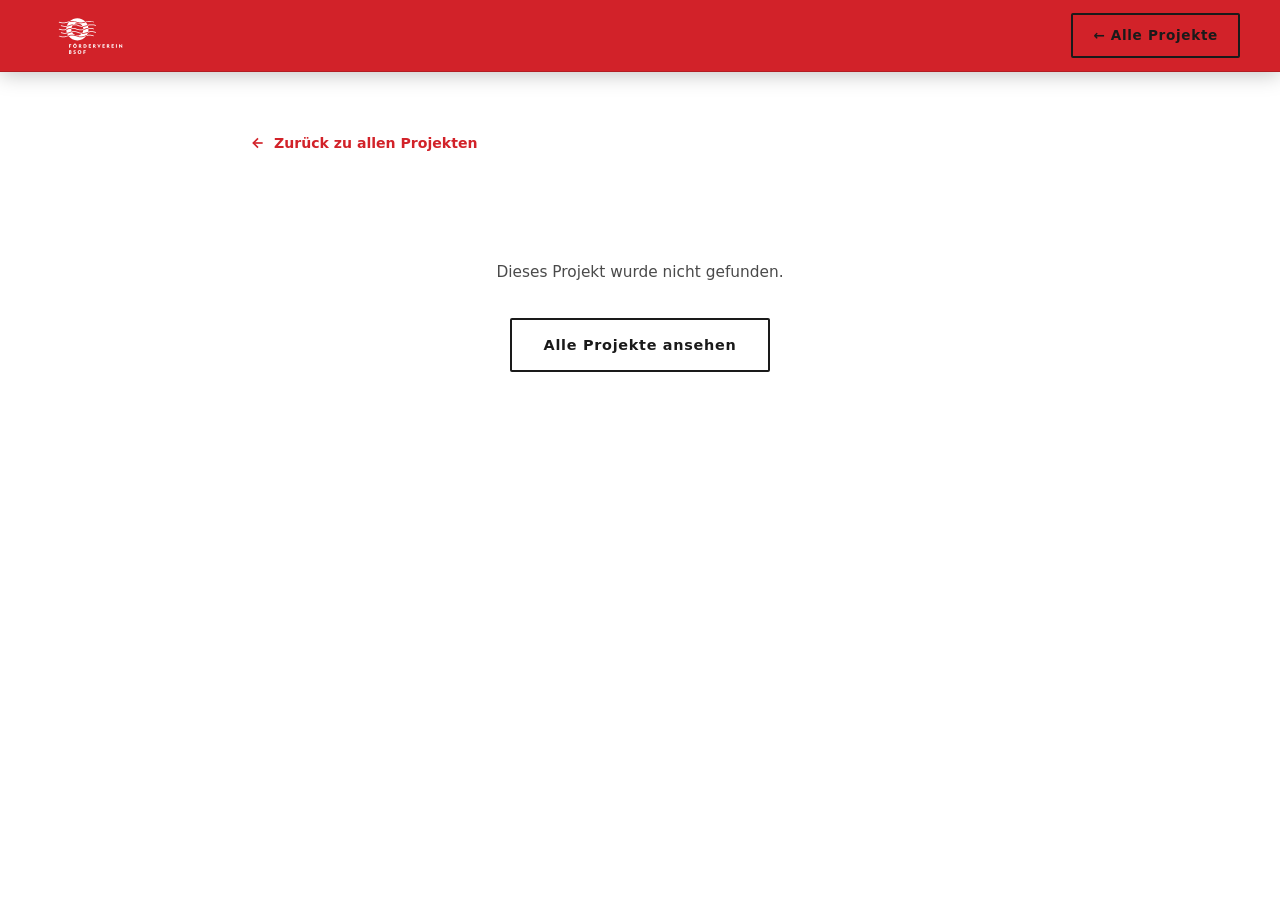
<file: projekt.html>
<!DOCTYPE html>
<html lang="de">
<head>
  <meta charset="UTF-8">
  <meta name="viewport" content="width=device-width, initial-scale=1.0">
  <title id="page-title">Projekt – Förderverein BSOF</title>
  <link rel="stylesheet" href="css/style.css">
  <link rel="preconnect" href="https://fonts.googleapis.com">
  <link rel="preconnect" href="https://fonts.gstatic.com" crossorigin>
  <link href="https://fonts.googleapis.com/css2?family=EB+Garamond:ital,wght@0,400;0,600;1,400&display=swap" rel="stylesheet">
  <style>
    h1, h2, h3 { font-family: 'EB Garamond', Georgia, serif; }
    .projekt-page { padding-top: calc(var(--nav-h) + 60px); padding-bottom: 80px; }
    .projekt-hero-img {
      width: 100%; max-height: 420px;
      object-fit: cover;
      margin-bottom: 3rem;
      display: block;
    }
    .projekt-meta {
      display: flex; align-items: center; gap: 1rem;
      margin-bottom: 1.5rem; flex-wrap: wrap;
    }
    .projekt-page h1 { margin-bottom: 1rem; }
    .projekt-page .divider { margin: 1.5rem 0; }
    .projekt-page p { color: var(--mid); line-height: 1.8; margin-bottom: 1rem; }
    .projekt-page h2 { font-size: 1.4rem; margin: 2.5rem 0 0.75rem; color: var(--dark); }
    .back-link {
      display: inline-flex; align-items: center; gap: 0.5rem;
      color: var(--red); font-size: 0.88rem; font-weight: 600;
      text-decoration: none; margin-bottom: 2.5rem;
    }
    .back-link:hover { text-decoration: underline; }
    .info-box {
      background: var(--cream); border-left: 3px solid var(--red);
      padding: 1.25rem 1.5rem; margin: 2rem 0;
    }
    .info-box p { margin: 0; font-size: 0.9rem; }
    #not-found { text-align: center; padding: 4rem 0; color: var(--mid); }
  </style>
</head>
<body>

<nav class="site-nav scrolled">
  <div class="container nav-inner">
    <a href="index.html" class="nav-logo">
      <img src="images/Logo%20ohne%20Hintergrund.svg" alt="Förderverein BSOF Logo" style="height:64px;width:auto;">
    </a>
    <a href="index.html#projekte" class="btn btn-outline-dark" style="font-size:0.85rem;padding:0.6rem 1.25rem;">← Alle Projekte</a>
  </div>
</nav>

<main class="projekt-page">
  <div class="container" style="max-width:780px;">

    <a href="index.html#projekte" class="back-link">
      <svg width="16" height="16" viewBox="0 0 24 24" fill="none" stroke="currentColor" stroke-width="2.5">
        <polyline points="19 12 5 12"/><polyline points="12 5 5 12 12 19"/>
      </svg>
      Zurück zu allen Projekten
    </a>

    <div id="projekt-inhalt" style="display:none;">
      <div class="projekt-meta">
        <span class="projekt-tag" id="projekt-tag"></span>
      </div>

      <h1 id="projekt-titel"></h1>
      <div class="divider"></div>

      <img id="projekt-bild" class="projekt-hero-img" alt="" style="display:none;">

      <p id="projekt-intro1"></p>
      <p id="projekt-intro2" style="display:none;"></p>

      <div class="info-box">
        <p id="projekt-infobox"></p>
      </div>

      <h2>Mitmachen &amp; Unterstützen</h2>
      <p id="projekt-mitmachen"></p>

      <div style="display:flex; gap:1rem; flex-wrap:wrap; margin-top:2rem;">
        <a href="index.html#spenden" class="btn btn-primary">Jetzt spenden</a>
        <a href="index.html#mitglied-werden" class="btn btn-outline-dark">Mitglied werden</a>
      </div>
    </div>

    <div id="not-found" style="display:none;">
      <p>Dieses Projekt wurde nicht gefunden.</p>
      <a href="index.html#projekte" class="btn btn-outline-dark" style="margin-top:1rem;">Alle Projekte ansehen</a>
    </div>

  </div>
</main>

<script>
(async function() {
  var params = new URLSearchParams(window.location.search);
  var slug = params.get('slug');
  if (!slug) { document.getElementById('not-found').style.display = 'block'; return; }

  try {
    var res = await fetch('content/projekte-cms.json');
    if (!res.ok) throw new Error();
    var data = await res.json();
    var projekt = (data.projekte || []).find(function(p) { return p.slug === slug; });

    if (!projekt) { document.getElementById('not-found').style.display = 'block'; return; }

    document.getElementById('page-title').textContent = projekt.titel + ' – Förderverein BSOF';
    document.getElementById('projekt-tag').textContent = projekt.tag || 'Projekt';
    document.getElementById('projekt-titel').textContent = projekt.titel;
    document.getElementById('projekt-intro1').innerHTML = renderMD(projekt.intro1 || '');

    if (projekt.intro2) {
      var p2 = document.getElementById('projekt-intro2');
      p2.innerHTML = renderMD(projekt.intro2);
      p2.style.display = '';
    }

    document.getElementById('projekt-infobox').innerHTML = renderMD(projekt.infobox || '');
    document.getElementById('projekt-mitmachen').innerHTML = renderMD(projekt.mitmachen || '');

    if (projekt.bild) {
      var img = document.getElementById('projekt-bild');
      img.src = projekt.bild;
      img.alt = projekt.titel;
      img.style.display = '';
    }

    document.getElementById('projekt-inhalt').style.display = '';
  } catch(e) {
    document.getElementById('not-found').style.display = 'block';
  }

  function renderMD(text) {
    return text
      .replace(/\*\*(.+?)\*\*/g, '<strong>$1</strong>')
      .replace(/\*(.+?)\*/g, '<em>$1</em>')
      .replace(/\n/g, '<br>');
  }
})();
</script>
</body>
</html>
</file>
<file: css/style.css>
/* ============================================
   Förderverein BSOF – Stylesheet
   ============================================ */

/* ── Reset & Base ── */
*, *::before, *::after { box-sizing: border-box; margin: 0; padding: 0; }

:root {
  --red:        #d22229;
  --red-dark:   #a81920;
  --red-light:  #e83040;
  --cream:      #F5F0E8;
  --cream-dark: #EDE6D8;
  --dark:       #1A1A1A;
  --mid:        #4A4A4A;
  --light:      #9A9A9A;
  --white:      #FFFFFF;
  --border:     #D8D0C4;

  --font-serif:  'EB Garamond', 'Georgia', 'Times New Roman', serif;
  --font-sans:   'Segoe UI', system-ui, -apple-system, sans-serif;

  --nav-h: 72px;
  --section-pad: clamp(60px, 8vw, 120px);
  --max-w: 1200px;
}

html { font-size: 16px; }

body {
  font-family: var(--font-sans);
  color: var(--dark);
  background: var(--white);
  line-height: 1.6;
  -webkit-font-smoothing: antialiased;
}

img { display: block; max-width: 100%; height: auto; }
a { color: inherit; text-decoration: none; }
ul { list-style: none; }

.container {
  width: min(var(--max-w), 100% - 48px);
  margin-inline: auto;
}

/* ── Typography ── */
h1, h2, h3,
.grusswort-quote,
.footer-col h5,
.ueber-image-badge { font-family: var(--font-serif); line-height: 1.15; }

h1 { font-size: clamp(2.4rem, 5vw, 4rem); font-weight: 400; }
.hero-content h1 { font-size: clamp(3.2rem, 9vw, 7.5rem); line-height: 1.05; }
h2 { font-size: clamp(1.8rem, 3.5vw, 2.8rem); font-weight: 400; }
h3 { font-size: clamp(1.2rem, 2vw, 1.6rem); font-weight: 600; }
p  { font-size: clamp(0.95rem, 1.2vw, 1.05rem); color: var(--mid); }

.section-label {
  font-size: 0.8rem;
  font-weight: 700;
  letter-spacing: 0.15em;
  text-transform: uppercase;
  color: var(--red);
  display: block;
  margin-bottom: 1rem;
}

/* ── Buttons ── */
.btn {
  display: inline-flex;
  align-items: center;
  gap: 0.5rem;
  padding: 0.85rem 2rem;
  border-radius: 2px;
  font-family: var(--font-sans);
  font-size: 0.9rem;
  font-weight: 600;
  letter-spacing: 0.05em;
  cursor: pointer;
  border: 2px solid transparent;
  transition: all 0.2s ease;
  white-space: nowrap;
}
.btn-primary {
  background: var(--red);
  color: var(--white);
  border-color: var(--red);
}
.btn-primary:hover { background: var(--red-dark); border-color: var(--red-dark); }
.btn-outline {
  background: transparent;
  color: var(--white);
  border-color: var(--white);
}
.btn-outline:hover { background: var(--white); color: var(--red); }
.btn-outline-dark {
  background: transparent;
  color: var(--dark);
  border-color: var(--dark);
}
.btn-outline-dark:hover { background: var(--dark); color: var(--white); }

/* ── Navigation ── */
.site-nav {
  position: fixed;
  top: 0; left: 0; right: 0;
  height: var(--nav-h);
  z-index: 1000;
  background: var(--red);
  border-bottom: 1px solid rgba(0,0,0,0.15);
  transition: box-shadow 0.3s;
}
.site-nav.scrolled { box-shadow: 0 2px 20px rgba(0,0,0,0.25); }
.nav-inner {
  height: 100%;
  display: flex;
  align-items: center;
  justify-content: space-between;
  gap: 2rem;
}
.nav-logo {
  display: flex;
  align-items: center;
  gap: 0.75rem;
  flex-shrink: 0;
}
.nav-logo img { height: 56px; width: auto; }
.nav-links {
  display: flex;
  align-items: center;
  gap: 2rem;
}
.nav-links a {
  font-size: 0.88rem;
  font-weight: 500;
  color: rgba(255,255,255,0.85);
  letter-spacing: 0.02em;
  position: relative;
  padding-bottom: 2px;
  transition: color 0.2s;
}
.nav-links a::after {
  content: '';
  position: absolute;
  bottom: 0; left: 0;
  width: 0; height: 2px;
  background: rgba(255,255,255,0.8);
  transition: width 0.25s ease;
}
.nav-links a:hover, .nav-links a.active { color: var(--white); }
.nav-links a:hover::after, .nav-links a.active::after { width: 100%; }
.nav-cta-group {
  display: flex;
  align-items: center;
  gap: 0.5rem;
  margin-left: 0.5rem;
}
.nav-cta { }
.nav-cta.btn-primary {
  background: var(--white);
  color: var(--red);
  border-color: var(--white);
}
.nav-cta.btn-primary:hover {
  background: var(--cream);
  border-color: var(--cream);
}
.nav-cta-spenden {
  border-color: rgba(255,255,255,0.7);
  color: var(--white);
}
.nav-cta-spenden:hover {
  background: rgba(255,255,255,0.15);
  border-color: var(--white);
}
.nav-hamburger {
  display: none;
  flex-direction: column;
  gap: 5px;
  cursor: pointer;
  padding: 4px;
  background: none;
  border: none;
}
.nav-hamburger span {
  display: block;
  width: 24px; height: 2px;
  background: var(--white);
  transition: all 0.3s;
}
.nav-hamburger.open span:nth-child(1) { transform: translateY(7px) rotate(45deg); }
.nav-hamburger.open span:nth-child(2) { opacity: 0; }
.nav-hamburger.open span:nth-child(3) { transform: translateY(-7px) rotate(-45deg); }

/* ── Hero ── */
.hero {
  position: relative;
  position: relative;
  min-height: 100dvh;
  display: flex;
  align-items: flex-end;
  padding-bottom: 160px;
  overflow: hidden;
  background: var(--dark);
}
.hero-slides { position: absolute; inset: 0; }
.hero-slide {
  position: absolute;
  inset: 0;
  background-size: cover;
  background-position: center;
  opacity: 0;
  transition: opacity 1.2s ease;
}
.hero-slide.active { opacity: 0.75; }
.hero-overlay {
  position: absolute;
  inset: 0;
  background: linear-gradient(
    to bottom,
    rgba(26,26,26,0.05) 0%,
    rgba(26,26,26,0.25) 50%,
    rgba(26,26,26,0.65) 100%
  );
}
.hero-content {
  position: relative;
  z-index: 2;
  color: var(--white);
}
.hero-content .section-label { color: rgba(255,255,255,0.7); }
.hero-logo {
  height: clamp(5rem, 16vw, 8rem);
  width: auto;
  display: block;
  opacity: 0.85;
  margin-bottom: 1.5rem;
}
.hero-content h1 {
  color: var(--white);
  max-width: 800px;
  margin-bottom: 1.25rem;
}
.hero-content p {
  color: rgba(255,255,255,0.8);
  font-size: clamp(1rem, 1.5vw, 1.15rem);
  max-width: 560px;
  margin-bottom: 2.5rem;
}
.hero-actions { display: flex; gap: 1rem; flex-wrap: wrap; }
.hero-scroll {
  position: absolute;
  bottom: 2rem;
  left: 50%;
  transform: translateX(-50%);
  z-index: 2;
  display: flex;
  flex-direction: column;
  align-items: center;
  gap: 0.5rem;
  color: rgba(255,255,255,0.5);
  font-size: 0.75rem;
  letter-spacing: 0.1em;
  text-transform: uppercase;
  animation: bounce 2s infinite;
}
.hero-scroll svg { width: 20px; height: 20px; }
@keyframes bounce {
  0%,100% { transform: translateX(-50%) translateY(0); }
  50%      { transform: translateX(-50%) translateY(8px); }
}

/* ── Wave Decoration ── */
.wave-deco {
  position: absolute;
  right: -2%;
  top: 8%;
  width: min(48%, 520px);
  opacity: 0.07;
  z-index: 1;
  pointer-events: none;
  color: var(--white);
}
.wave-deco svg { width: 100%; height: auto; }

/* ── Intro Strip ── */
.intro-strip {
  background: var(--red);
  padding: 1.5rem 0;
  color: var(--white);
}
.intro-strip-inner {
  display: flex;
  align-items: center;
  justify-content: space-between;
  gap: 2rem;
  flex-wrap: wrap;
}
.intro-strip p {
  color: rgba(255,255,255,0.9);
  font-size: 1rem;
  font-style: italic;
}
.intro-strip .btn-outline { font-size: 0.85rem; padding: 0.65rem 1.5rem; }

/* ── Section Shared ── */
section { padding: var(--section-pad) 0; }
.section-header { margin-bottom: clamp(2rem, 4vw, 3.5rem); }
.section-header h2 { margin-bottom: 1rem; }
.section-header p { max-width: 640px; }
.section-header.centered { text-align: center; }
.section-header.centered p { margin-inline: auto; }
.divider {
  width: 48px; height: 3px;
  background: var(--red);
  margin: 1.25rem 0;
}
.centered .divider { margin-inline: auto; }

/* ── Über uns ── */
.ueber-uns { background: var(--cream); }
.ueber-grid {
  display: grid;
  grid-template-columns: 1fr 1fr;
  gap: clamp(3rem, 6vw, 6rem);
  align-items: center;
}
.ueber-image { position: relative; }
.ueber-image img {
  width: 100%;
  aspect-ratio: 4/3;
  object-fit: cover;
}
.ueber-image-badge {
  position: absolute;
  bottom: -1.5rem;
  right: -1.5rem;
  background: var(--red);
  color: var(--white);
  padding: 1.25rem 1.5rem;
  font-family: var(--font-serif);
  text-align: center;
  line-height: 1.2;
}
.ueber-image-badge em.badge-since {
  font-style: normal;
  font-size: 0.7rem;
  letter-spacing: 0.12em;
  text-transform: uppercase;
  opacity: 0.75;
  display: block;
  margin-bottom: 0.15rem;
}
.ueber-image-badge strong { display: block; font-size: 2.5rem; }
.ueber-image-badge span { font-size: 0.8rem; letter-spacing: 0.08em; text-transform: uppercase; }
.ueber-text p + p { margin-top: 1rem; }
.ueber-text .btn { margin-top: 2rem; }

/* ── Ziele ── */
.ziele { background: var(--white); }
.ziele-grid {
  display: grid;
  grid-template-columns: repeat(3, 1fr);
  gap: 2rem;
}
.ziel-card {
  padding: 2rem;
  border: 1px solid var(--border);
  border-top: 3px solid var(--red);
  transition: box-shadow 0.25s, transform 0.25s;
}
.ziel-card:hover {
  box-shadow: 0 8px 32px rgba(0,0,0,0.08);
  transform: translateY(-4px);
}
.ziel-icon {
  width: 48px; height: 48px;
  background: var(--cream);
  border-radius: 50%;
  display: flex;
  align-items: center;
  justify-content: center;
  margin-bottom: 1.25rem;
}
.ziel-icon svg { width: 24px; height: 24px; color: var(--red); }
.ziel-card h3 { font-size: 1.1rem; margin-bottom: 0.75rem; color: var(--dark); }
.ziel-card p { font-size: 0.9rem; }

/* ── Projekte ── */
.projekte { background: var(--cream); }
.projekte-grid {
  display: grid;
  grid-template-columns: repeat(3, 1fr);
  gap: 2rem;
}
.projekt-card {
  background: var(--white);
  overflow: hidden;
  display: flex;
  flex-direction: column;
  transition: box-shadow 0.25s;
  position: relative;
}
.projekt-card:hover { box-shadow: 0 12px 40px rgba(0,0,0,0.1); }
.projekt-card-img {
  aspect-ratio: 16/9;
  overflow: hidden;
  background: var(--cream-dark);
}
.projekt-card-img img {
  width: 100%; height: 100%;
  object-fit: cover;
  transition: transform 0.4s ease;
}
.projekt-card:hover .projekt-card-img img { transform: scale(1.04); }
.projekt-card-img-placeholder {
  width: 100%; height: 100%;
  display: flex;
  align-items: center;
  justify-content: center;
  background: var(--cream-dark);
}
.projekt-card-img-placeholder svg { width: 48px; height: 48px; color: var(--border); }
.projekt-card-body {
  padding: 1.75rem;
  display: flex;
  flex-direction: column;
  flex: 1;
}
.projekt-card-body p { flex: 1; }
.projekt-tag {
  display: inline-block;
  background: var(--cream);
  color: var(--red);
  font-size: 0.75rem;
  font-weight: 700;
  letter-spacing: 0.1em;
  text-transform: uppercase;
  padding: 0.3rem 0.75rem;
  margin-bottom: 0.85rem;
}
.projekt-card-body h3 { font-size: 1.25rem; margin-bottom: 0.75rem; }
.projekt-card-body p { font-size: 0.9rem; margin-bottom: 1.25rem; }
.projekt-link {
  font-size: 0.85rem;
  font-weight: 600;
  color: var(--red);
  display: inline-flex;
  align-items: center;
  gap: 0.4rem;
  transition: gap 0.2s;
  text-decoration: none;
}
.projekt-link:hover { gap: 0.7rem; }
/* Stretched link – ::after covers the entire .projekt-card */
.projekt-link::after {
  content: '';
  position: absolute;
  inset: 0;
  z-index: 1;
}

/* ── Mitglied werden ── */
.mitglied { background: var(--dark); color: var(--white); }
.mitglied .section-header h2 { color: var(--white); }
.mitglied .section-label { color: rgba(255,255,255,0.5); }
.mitglied .divider { background: var(--red-light); }

/* ── Beitrittsbereich ── */
.beitritt-fee {
  background: rgba(255,255,255,0.08);
  border: 1px solid rgba(255,255,255,0.15);
  border-left: 3px solid var(--red-light);
  padding: 1.5rem;
  margin: 1.75rem 0;
}
.beitritt-fee .fee-amount {
  font-family: var(--font-serif);
  font-size: 3rem;
  color: var(--white);
  line-height: 1;
}
.beitritt-fee .fee-period { color: rgba(255,255,255,0.5); font-size: 0.9rem; }
.beitritt-fee .fee-note { color: rgba(255,255,255,0.6); font-size: 0.85rem; margin-top: 0.5rem; }
.beitritt-benefits { display: flex; flex-direction: column; gap: 0.7rem; margin-bottom: 1.75rem; }
.beitritt-benefit {
  display: flex; align-items: flex-start; gap: 0.6rem;
  color: rgba(255,255,255,0.75); font-size: 0.9rem;
}
.beitritt-benefit svg { width: 16px; height: 16px; flex-shrink: 0; margin-top: 3px; color: var(--red-light); }

/* ── Spenden ── */
.spenden {
  background: var(--cream);
  position: relative;
  overflow: hidden;
}
.spenden::before {
  content: '';
  position: absolute;
  top: 0; left: 0; right: 0;
  height: 4px;
  background: linear-gradient(to right, var(--red-dark), var(--red-light));
}

/* ── Bankverbindung Box ── */
.bank-box {
  background: var(--white);
  border: 1px solid var(--border);
  border-top: 3px solid var(--red);
  padding: 1.5rem;
  margin-top: 2rem;
}
.bank-box h4 {
  font-size: 0.75rem;
  font-weight: 700;
  letter-spacing: 0.12em;
  text-transform: uppercase;
  color: var(--red);
  margin-bottom: 1rem;
}
.bank-row {
  display: flex;
  justify-content: space-between;
  align-items: center;
  padding: 0.5rem 0;
  border-bottom: 1px solid var(--border);
  font-size: 0.9rem;
  gap: 1rem;
}
.bank-row:last-child { border-bottom: none; }
.bank-row .bank-label { color: var(--light); flex-shrink: 0; }
.bank-row .bank-value { font-weight: 600; color: var(--dark); text-align: right; font-family: monospace; letter-spacing: 0.04em; }
.bank-note { font-size: 0.8rem; color: var(--light); margin-top: 1rem; }

/* ── Simple Card Grid (Mitglied / Spenden) ── */
.simple-card-grid {
  display: grid;
  grid-template-columns: 1fr 1fr;
  gap: clamp(3rem, 6vw, 6rem);
  align-items: start;
}
.simple-intro {
  color: rgba(255,255,255,0.75);
  font-size: 1rem;
  margin-bottom: 1.5rem;
}
.info-card {
  background: rgba(255,255,255,0.05);
  border: 1px solid rgba(255,255,255,0.12);
  padding: 2rem;
}
.info-card--light {
  background: var(--white);
  border: 1px solid var(--border);
  border-top: 3px solid var(--red);
  padding: 2rem;
}
.info-card--light h3 { color: var(--dark); }
.info-card--light .bank-box { border: none; border-top: none; padding: 0; }

/* ── Grußwort ── */
.grusswort { background: var(--white); }
.grusswort-inner {
  display: grid;
  grid-template-columns: 1fr 2fr;
  gap: clamp(3rem, 6vw, 6rem);
  align-items: start;
}
.grusswort-person img {
  width: 100%;
  aspect-ratio: 3/4;
  object-fit: cover;
  margin-bottom: 1.25rem;
}
.grusswort-person-placeholder {
  width: 100%;
  aspect-ratio: 3/4;
  background: var(--cream);
  display: flex;
  align-items: center;
  justify-content: center;
  margin-bottom: 1.25rem;
}
.grusswort-person-placeholder svg { width: 64px; height: 64px; color: var(--border); }
.grusswort-person h4 { font-size: 1rem; margin-bottom: 0.25rem; }
.grusswort-person p { font-size: 0.85rem; }
.grusswort-quote {
  font-size: clamp(1.1rem, 2vw, 1.4rem);
  line-height: 1.6;
  color: var(--dark);
  font-style: italic;
  border-left: 3px solid var(--red);
  padding-left: 2rem;
  margin-bottom: 2rem;
}
.grusswort-text p + p { margin-top: 1rem; }
.grusswort-sig {
  margin-top: 2rem;
  font-style: italic;
  color: var(--mid);
}

/* ── Kontakt ── */
.kontakt { background: var(--cream); }
.kontakt-simple {
  display: grid;
  grid-template-columns: repeat(3, 1fr);
  gap: 2rem;
  margin-top: 2.5rem;
}
.kontakt-card {
  background: var(--white);
  border: 1px solid var(--border);
  border-radius: 8px;
  padding: 2rem 1.75rem;
}
.kontakt-card h4 {
  font-size: 0.75rem;
  font-weight: 700;
  letter-spacing: 0.1em;
  text-transform: uppercase;
  color: var(--red);
  margin-bottom: 0.75rem;
}
.kontakt-card p { font-size: 0.95rem; color: var(--mid); line-height: 1.7; }
.kontakt-card a { color: var(--red); text-decoration: underline; }
.kontakt-card--centered {
  display: flex;
  flex-direction: column;
  align-items: center;
  justify-content: center;
  text-align: center;
}
.kontakt-card-link {
  display: block;
  font-size: clamp(1rem, 2vw, 1.35rem);
  font-weight: 600;
  color: var(--red);
  text-decoration: none;
  word-break: break-all;
  margin-top: 0.5rem;
}
.kontakt-card-link:hover { text-decoration: underline; }

/* ── Footer ── */
.site-footer {
  background: var(--dark);
  color: var(--white);
  padding: 3rem 0 1.5rem;
}
.footer-top {
  display: grid;
  grid-template-columns: 1.5fr 1fr 1fr 1fr;
  gap: 2rem;
  padding-bottom: 2.5rem;
  border-bottom: 1px solid rgba(255,255,255,0.1);
  margin-bottom: 1.5rem;
}
.footer-brand img { height: 120px; margin-bottom: 1rem; }
.footer-brand p { font-size: 0.85rem; line-height: 1.6; max-width: 280px; color: var(--white); }
.footer-col h5 {
  font-size: 0.95rem;
  color: var(--white);
  margin-bottom: 1rem;
}
.footer-col ul { display: flex; flex-direction: column; gap: 0.5rem; }
.footer-col ul a {
  font-size: 0.85rem;
  color: var(--white);
  transition: color 0.2s;
}
.footer-col ul a:hover { color: rgba(255,255,255,0.7); }
.footer-bottom {
  display: flex;
  align-items: center;
  justify-content: space-between;
  gap: 1rem;
  flex-wrap: wrap;
  font-size: 0.8rem;
}
.footer-bottom a { color: var(--white); transition: color 0.2s; }
.footer-bottom a:hover { color: rgba(255,255,255,0.7); }
.footer-legal { display: flex; gap: 1.5rem; }

/* ── Utility ── */
.sr-only {
  position: absolute; width: 1px; height: 1px;
  padding: 0; margin: -1px; overflow: hidden;
  clip: rect(0,0,0,0); border: 0;
}

/* ── Animations ── */
.fade-in {
  opacity: 0;
  transform: translateY(24px);
  transition: opacity 0.6s ease, transform 0.6s ease;
}
.fade-in.visible { opacity: 1; transform: none; }

/* ── Responsive ── */
@media (max-width: 1024px) {
  .ziele-grid      { grid-template-columns: repeat(2, 1fr); }
  .projekte-grid   { grid-template-columns: repeat(2, 1fr); }
  .footer-top      { grid-template-columns: 1fr 1fr; }
}

@media (max-width: 1024px) {
  .nav-links {
    display: none; flex-direction: column; position: absolute;
    top: var(--nav-h); left: 0; right: 0;
    background: var(--red); padding: 1.5rem 1.5rem;
    border-bottom: 1px solid rgba(255,255,255,0.15);
    gap: 1.25rem; box-shadow: 0 8px 24px rgba(0,0,0,0.2);
  }
  .nav-links.open { display: flex; }
  .nav-cta-group  { display: none; }
  .nav-hamburger  { display: flex; }
}

/* ══════════════════════════════════════════
   DARK MODE
══════════════════════════════════════════ */

[data-theme="dark"] {
  --cream:      #1c1c1c;
  --cream-dark: #161616;
  --dark:       #eeebe6;
  --mid:        #aaaaaa;
  --light:      #666666;
  --white:      #111111;
  --border:     #2e2e2e;
}

/* Sprach-Toggle */
.lang-toggle {
  display: flex;
  align-items: center;
  background: rgba(255,255,255,0.15);
  border: none;
  border-radius: 20px;
  padding: 0.3rem 0.7rem;
  cursor: pointer;
  color: #ffffff;
  font-size: 0.78rem;
  font-weight: 600;
  letter-spacing: 0.05em;
  gap: 2px;
  flex-shrink: 0;
  transition: background 0.2s;
}
.lang-toggle:hover { background: rgba(255,255,255,0.28); }
.lang-toggle [data-lang] { cursor: pointer; transition: opacity 0.15s, font-weight 0.15s; }

/* Toggle-Button */
.theme-toggle {
  display: flex;
  align-items: center;
  justify-content: center;
  width: 36px; height: 36px;
  background: rgba(255,255,255,0.15);
  border: none;
  border-radius: 50%;
  cursor: pointer;
  color: #ffffff;
  transition: background 0.2s;
  flex-shrink: 0;
}
.theme-toggle:hover { background: rgba(255,255,255,0.28); }
.theme-toggle .icon-sun  { display: none; }
.theme-toggle .icon-moon { display: block; }
[data-theme="dark"] .theme-toggle .icon-sun  { display: block; }
[data-theme="dark"] .theme-toggle .icon-moon { display: none; }

/* Hero bleibt immer weiß (Foto-Hintergrund) */
[data-theme="dark"] .hero-content { color: #ffffff; }
[data-theme="dark"] .hero-content h1 { color: #ffffff; }
[data-theme="dark"] .hero-content p  { color: rgba(255,255,255,0.8); }
[data-theme="dark"] .hero-actions .btn-outline {
  color: #ffffff; border-color: #ffffff;
}
[data-theme="dark"] .hero-actions .btn-outline:hover {
  background: rgba(255,255,255,0.15); color: #ffffff;
}

/* Buttons */
[data-theme="dark"] .btn-outline-dark {
  color: #eeebe6; border-color: #eeebe6;
}
[data-theme="dark"] .btn-outline-dark:hover {
  background: #eeebe6; color: #111111;
}

/* Nav-Buttons: immer wie im Lightmode (Nav ist immer rot) */
[data-theme="dark"] .nav-cta.btn-primary {
  background: #ffffff; color: var(--red); border-color: #ffffff;
}
[data-theme="dark"] .nav-cta.btn-primary:hover {
  background: rgba(255,255,255,0.9); border-color: rgba(255,255,255,0.9);
}
[data-theme="dark"] .nav-cta-spenden {
  color: #ffffff; border-color: rgba(255,255,255,0.7);
}

/* Kachelbilder leicht abdunkeln (nur Projekt-Cards) */
[data-theme="dark"] .projekt-card-img img {
  filter: brightness(0.82);
}

/* Projekt-Tag */
[data-theme="dark"] .projekt-tag { background: #383838; }

/* Projekt-Karten */
[data-theme="dark"] .projekt-card {
  background: #2a2a2a;
  border-color: #404040;
  box-shadow: 0 2px 12px rgba(0,0,0,0.4);
}

/* Ziel-Karten */
[data-theme="dark"] .ziel-card {
  background: #2a2a2a;
  border-color: #404040;
}

/* Grußwort */
[data-theme="dark"] .grusswort { background: #1e1e1e; }

/* Über-Badge */
[data-theme="dark"] .ueber-image-badge {
  background: #eeebe6; color: #111111;
}

/* Divider */
[data-theme="dark"] .divider { background: #2e2e2e; }

/* Info-Box */
[data-theme="dark"] .info-box { background: #1c1c1c; border-color: var(--red); }

/* Sponsor-Logos: heller Hintergrund damit Logos lesbar bleiben */
[data-theme="dark"] .sf-sponsors {
  background: #e8e4de;
  padding: 1rem;
  border-radius: 4px;
}

/* Mitglied werden — nutzt --dark als Hintergrund, muss explizit überschrieben werden */
[data-theme="dark"] .beitritt-fee .fee-amount { color: #ffffff; }
[data-theme="dark"] .mitglied { background: #0d0d0d; color: #eeebe6; }
[data-theme="dark"] .mitglied .section-header h2 { color: #eeebe6; }
[data-theme="dark"] .mitglied .section-label { color: rgba(255,255,255,0.45); }
[data-theme="dark"] .mitglied p { color: #aaaaaa; }

/* Footer — gleiche Situation */
[data-theme="dark"] .site-footer { background: #0a0a0a; color: #cccccc; }
[data-theme="dark"] .footer-col h5 { color: #eeebe6; }
[data-theme="dark"] .footer-col a { color: #aaaaaa; }
[data-theme="dark"] .footer-col a:hover { color: #eeebe6; }
[data-theme="dark"] .footer-brand p { color: #aaaaaa; }
[data-theme="dark"] .footer-bottom { color: #555555; border-color: #2e2e2e; }

@media (max-width: 768px) {
  :root { --nav-h: 64px; }

  .ueber-grid, .grusswort-inner,
  .kontakt-simple, .projekte-grid,
  .simple-card-grid { grid-template-columns: 1fr; }

  .ueber-image-badge { bottom: -1rem; right: -0.5rem; }
  .ziele-grid { grid-template-columns: 1fr; }
  .footer-top { grid-template-columns: 1fr 1fr; }
  .footer-brand { grid-column: 1/-1; }
  .intro-strip-inner { flex-direction: column; text-align: center; }
  .hero-actions { flex-direction: column; }
  .hero-actions .btn { width: 100%; justify-content: center; }
  .hero-scroll { display: none; }
}

@media (max-width: 480px) {
  .footer-top    { grid-template-columns: 1fr; }
  .footer-legal  { flex-direction: column; gap: 0.5rem; }
}
</file>
